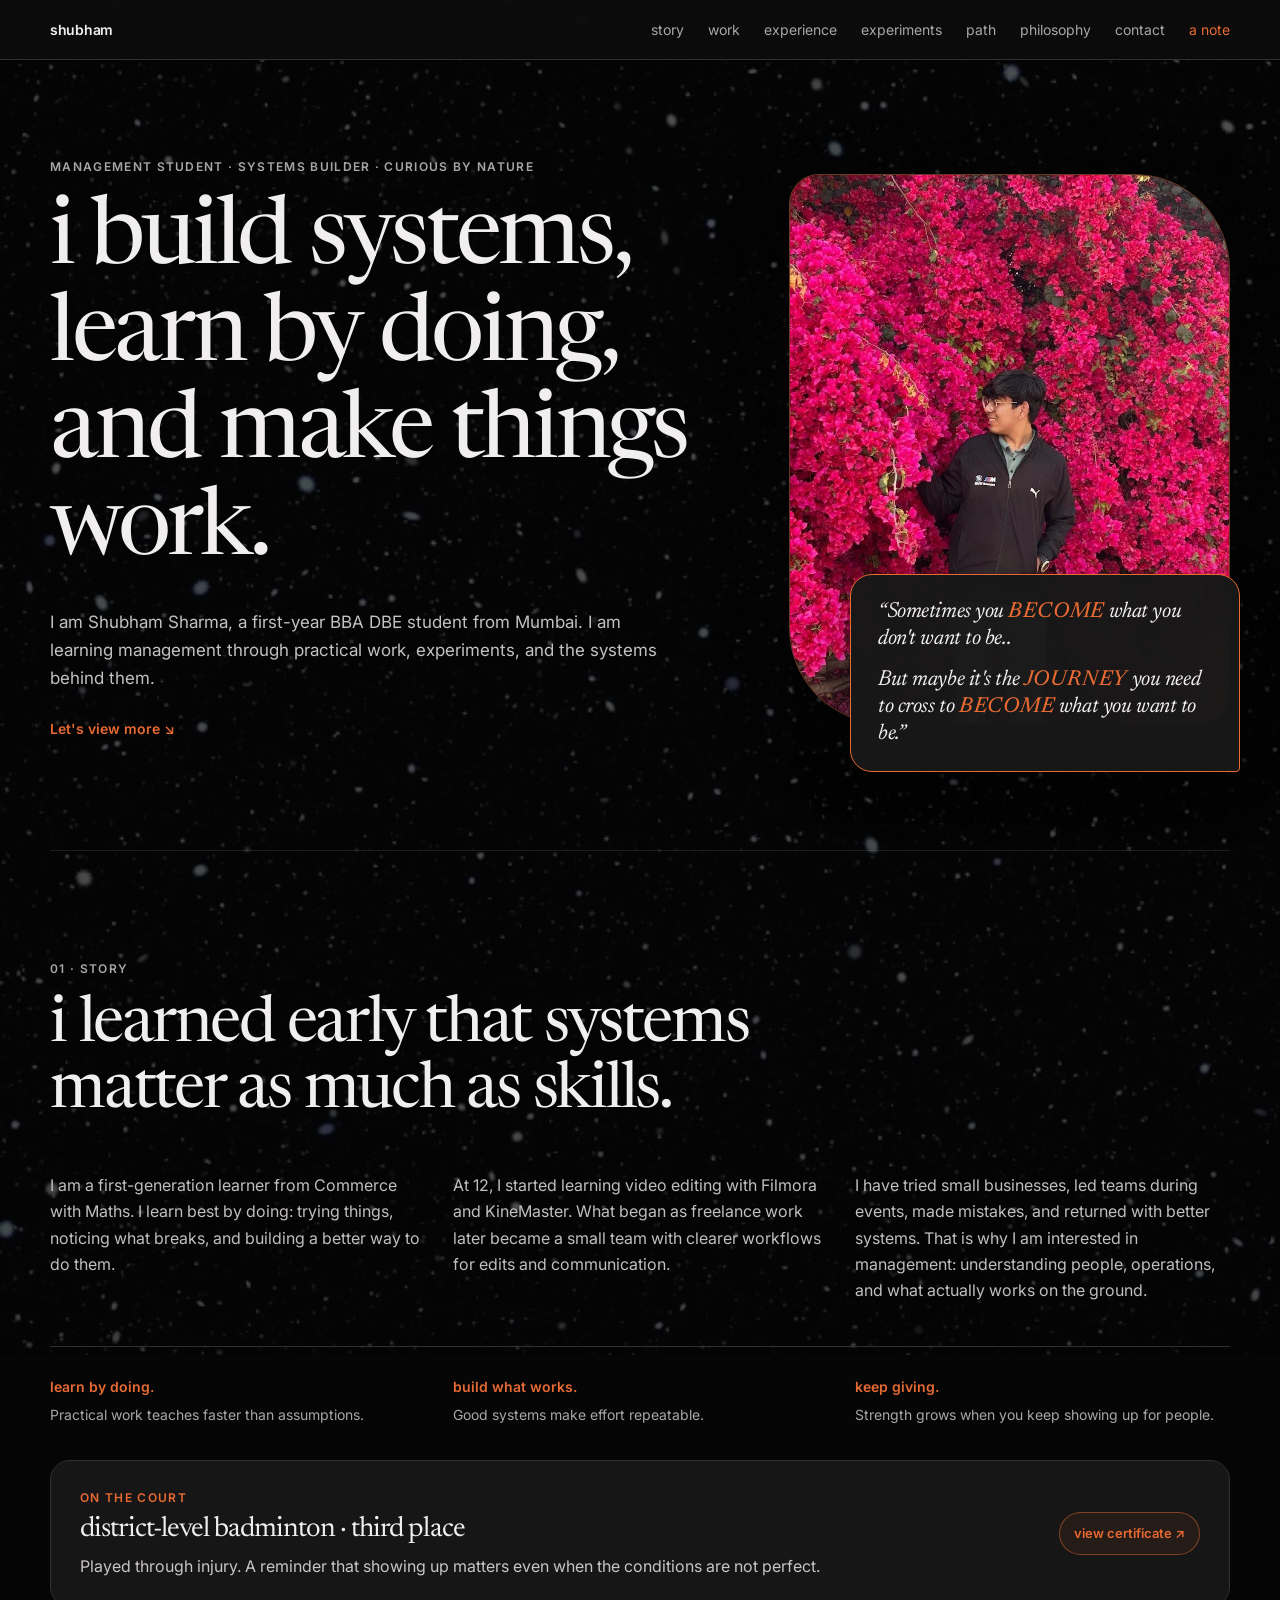
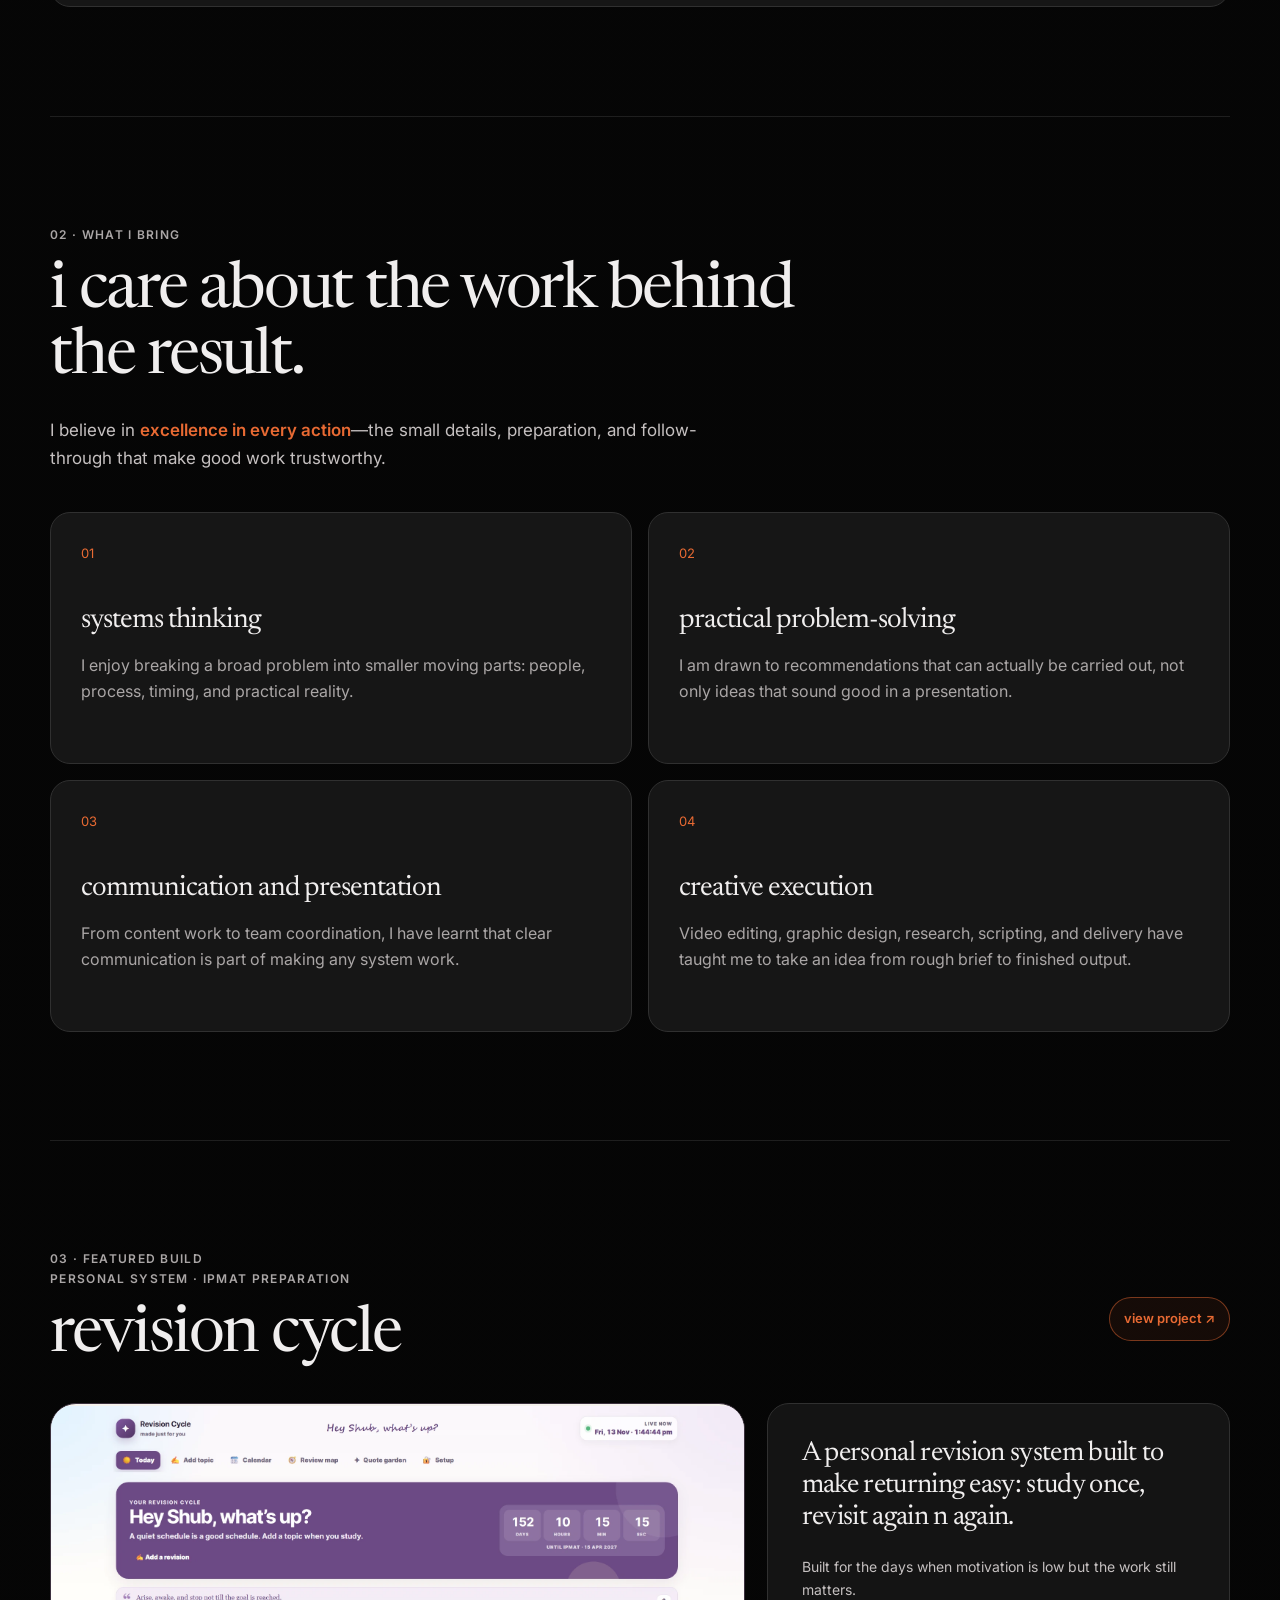
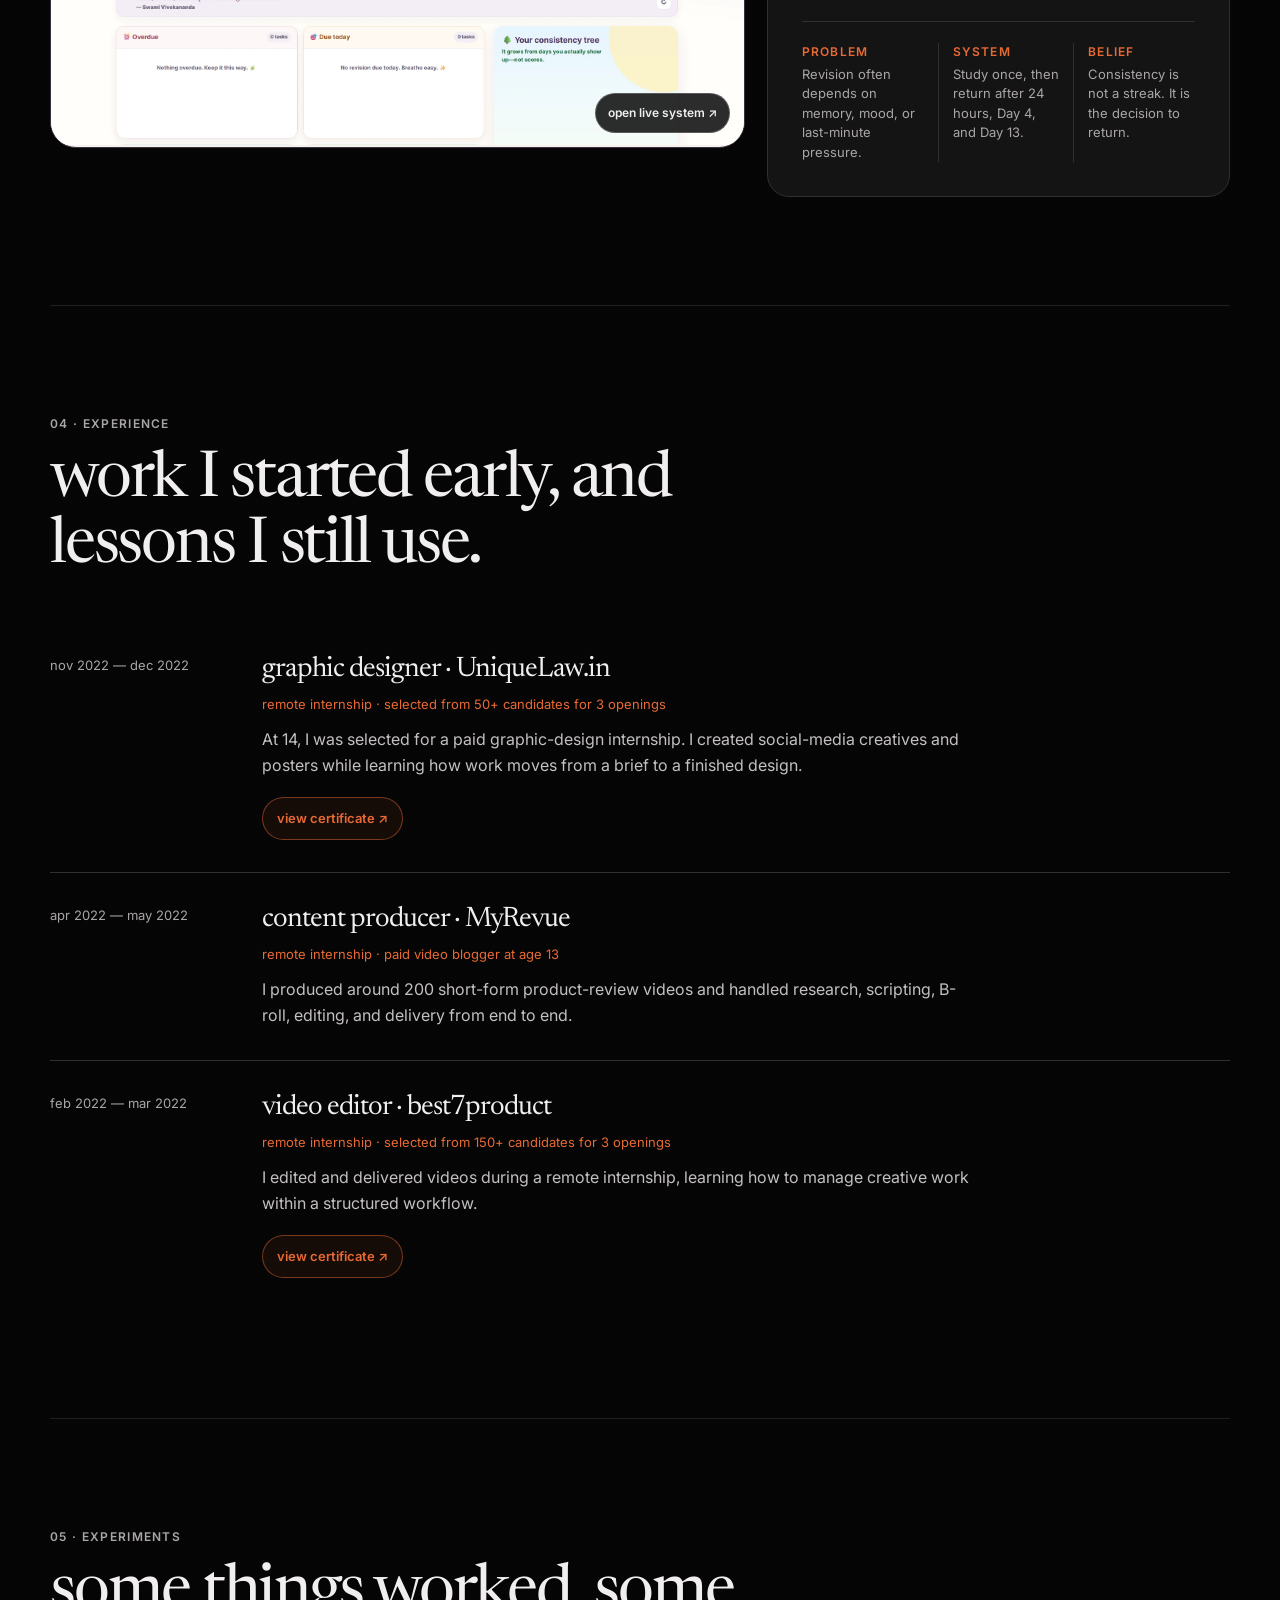
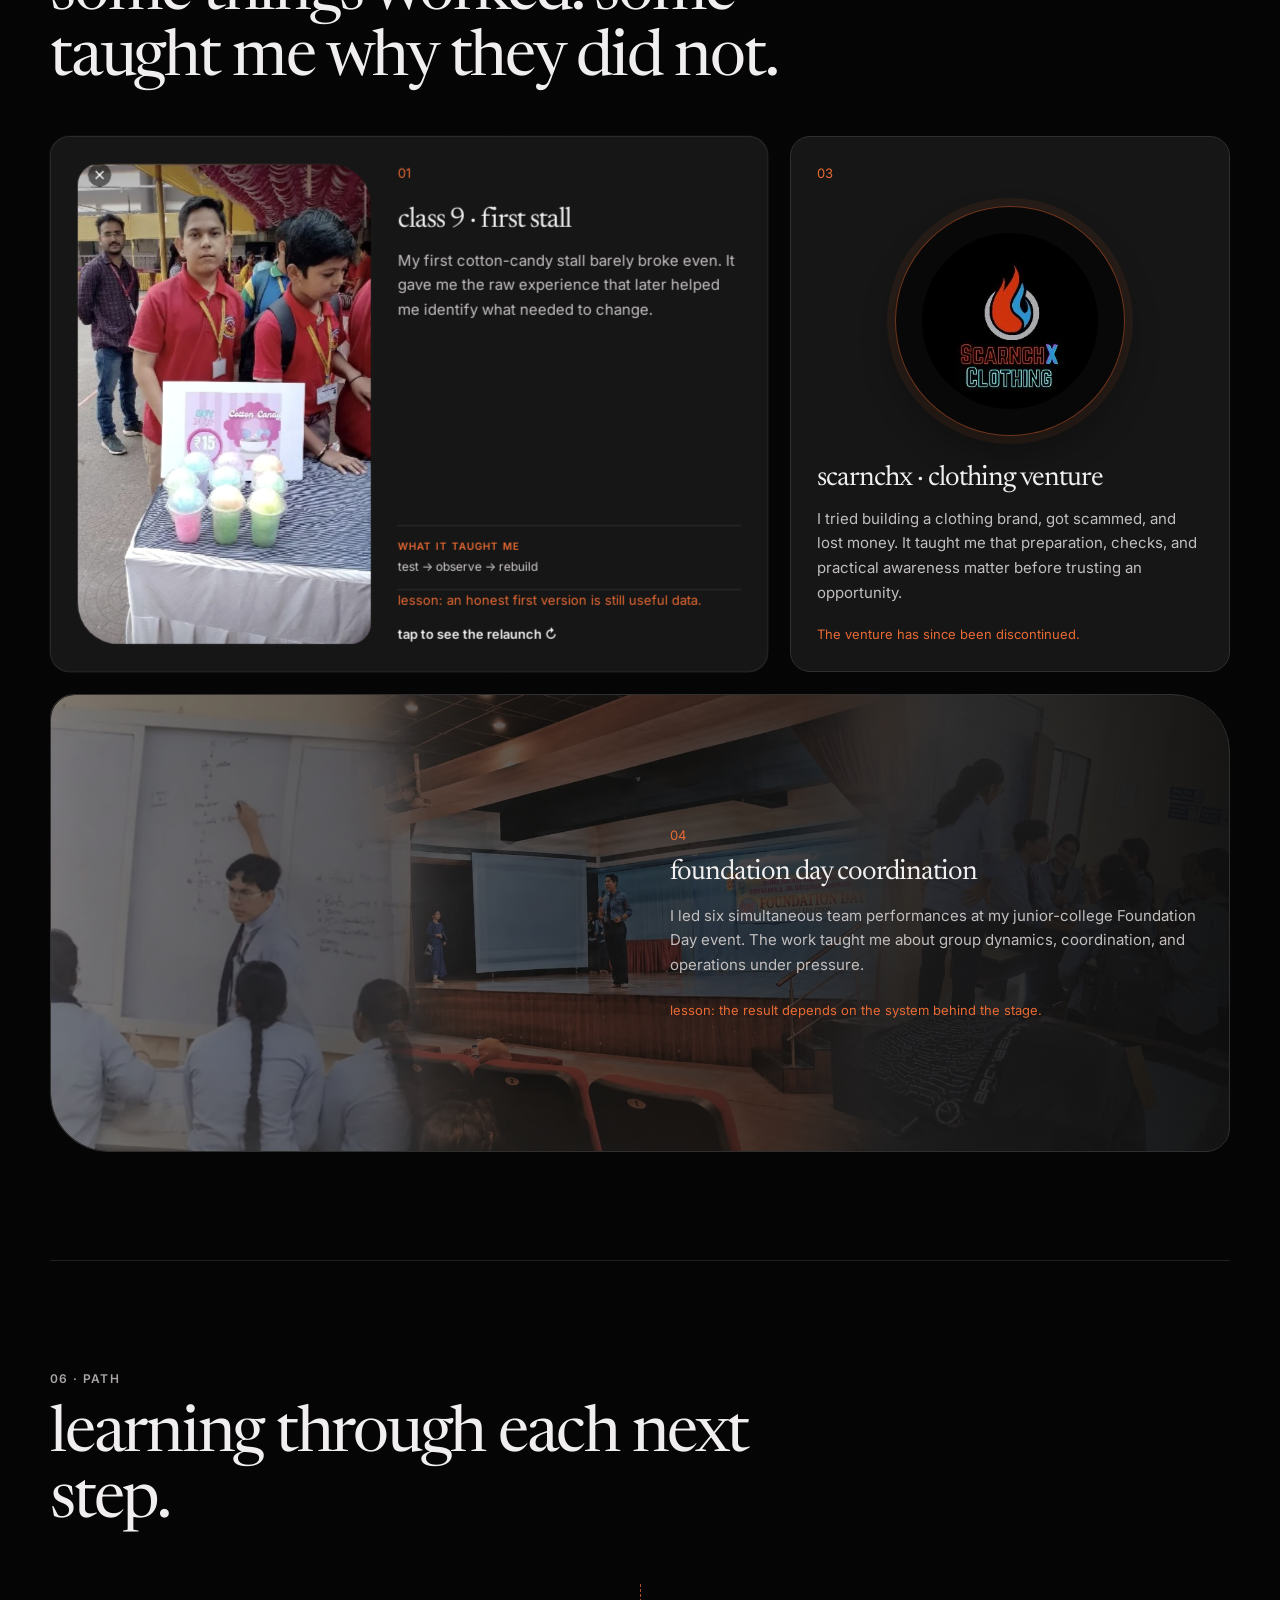
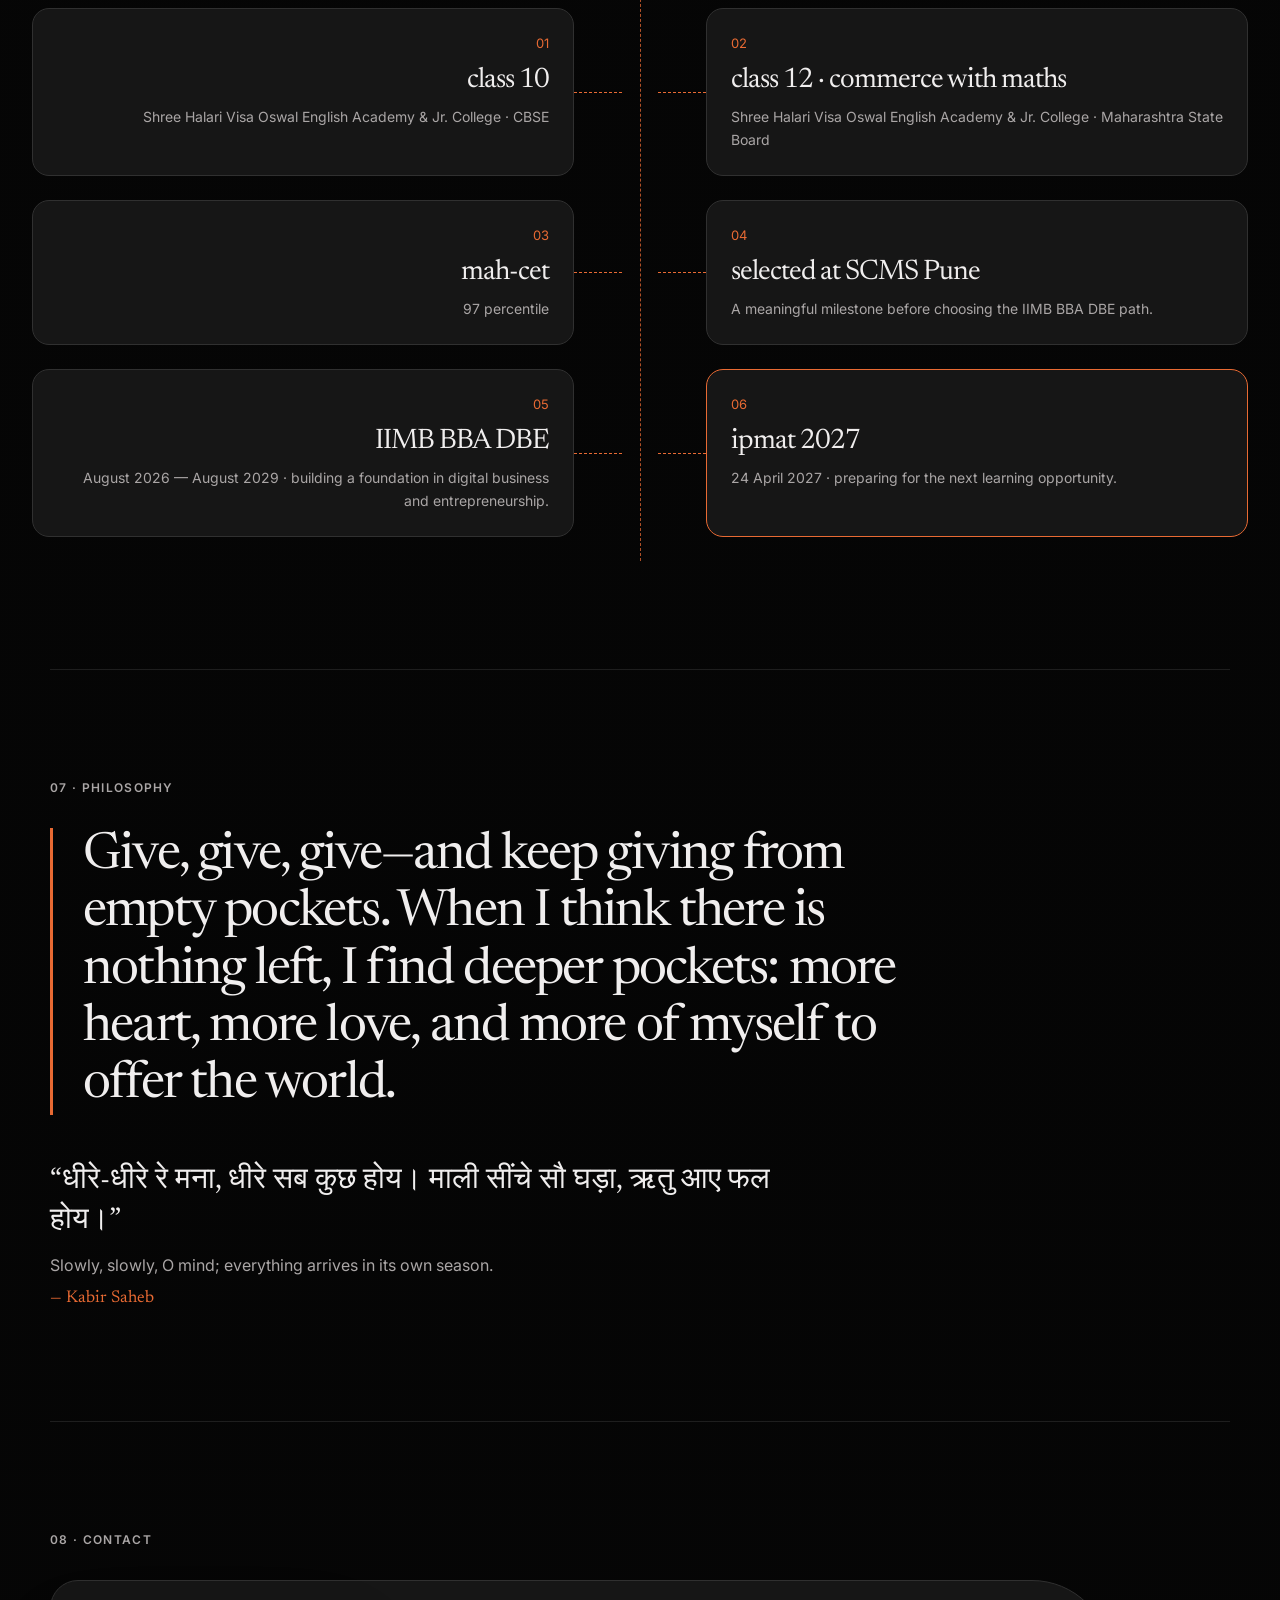
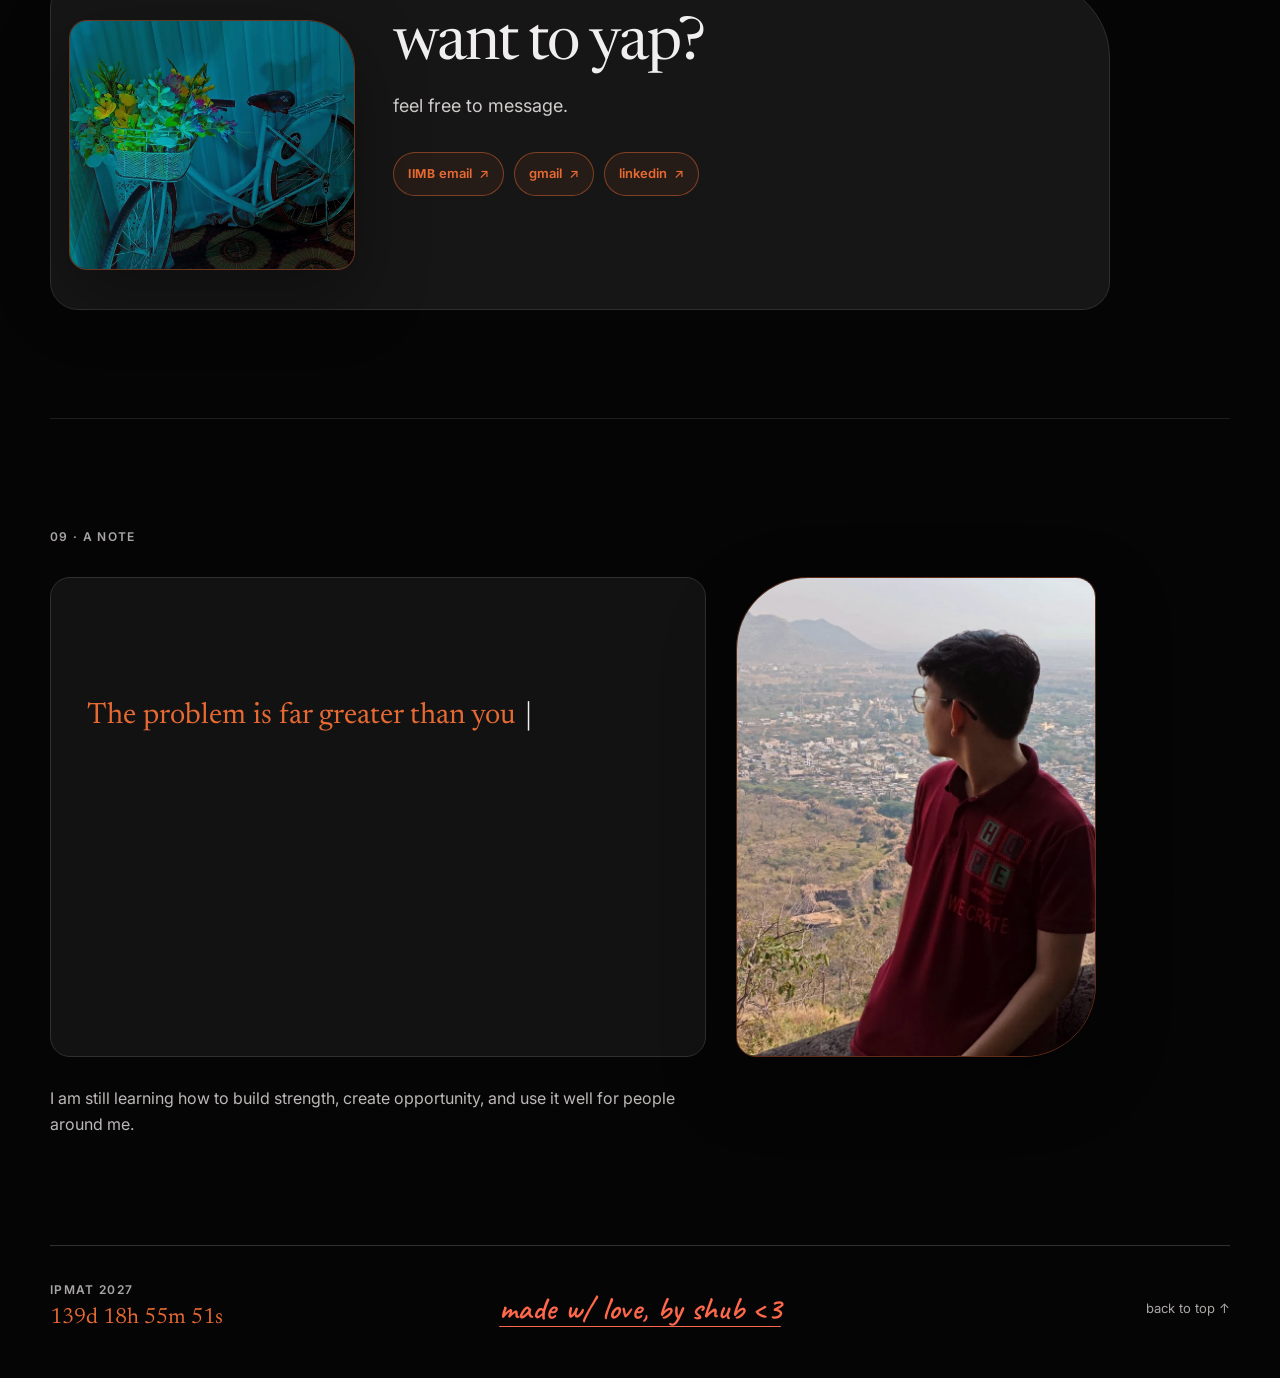
<file: index.html>
<!DOCTYPE html>
<html lang="en">
<head>
    <meta charset="UTF-8">
    <meta name="viewport" content="width=device-width, initial-scale=1.0">
    <title>Shubham Sharma | Build What Works</title>
    <link rel="icon" type="image/jpeg" href="images/favicon.jpg">
    <link rel="preconnect" href="https://fonts.googleapis.com">
    <link href="https://fonts.googleapis.com/css2?family=Caveat:wght@500;600&family=Inter:wght@400;500;600&family=Newsreader:opsz,wght@6..72,400;6..72,500&display=swap" rel="stylesheet">
    <link rel="stylesheet" href="style.css">
    <link rel="preload" as="image" href="images/milky-way.webp" fetchpriority="high">
    <link rel="preload" as="image" href="images/bougainvillea-portrait.webp" fetchpriority="high">
    <link rel="preload" as="image" href="images/revision-cycle-overview.webp" fetchpriority="high">
    <link rel="preload" as="image" href="images/class9.webp" fetchpriority="high">
    <link rel="preload" as="image" href="images/class11.webp" fetchpriority="high">
    <link rel="preload" as="image" href="images/Scarnchx.webp" fetchpriority="high">
    <link rel="preload" as="image" href="images/foundation-day-collage.webp" fetchpriority="high">
    <link rel="preload" as="image" href="images/flower-bicycle-contact.webp" fetchpriority="high">
    <link rel="preload" as="image" href="images/mountain-view.webp" fetchpriority="high">
    <script src="script.js" defer></script>
</head>

<body>
    <!-- This header holds the site name and main navigation. -->
    <header class="site-header" id="top">
        <a href="#top" class="site-name">shubham</a>

        <nav class="site-nav">
            <a href="#story">story</a>
            <a href="#work">work</a>
            <a href="#experience">experience</a>
            <a href="#experiments">experiments</a>
            <a href="#path">path</a>
            <a href="#philosophy">philosophy</a>
            <a href="#contact">contact</a>
            <a href="#manifesto">a note</a>
        </nav>
    </header>

    <main>
        <!-- This is the first section visitors see. -->
        <section class="hero-section" id="hero">
            <div class="hero-copy">
                <p class="eyebrow">management student · systems builder · curious by nature</p>

                <h1>i build systems, learn by doing, and make things work.</h1>

                <p class="hero-introduction">
                    I am Shubham Sharma, a first-year BBA DBE student from Mumbai.
                    I am learning management through practical work, experiments,
                    and the systems behind them.
                </p>

                <a href="#work" class="hero-link">Let's view more ↘</a>
            </div>

            <!-- This portrait links directly to Shubham's LinkedIn profile. -->
            <a class="hero-photo-link" href="https://www.linkedin.com/in/shubx13/" target="_blank" rel="noopener noreferrer" aria-label="Visit Shubham Sharma's LinkedIn profile">
                <div class="hero-photo-frame">
                    <img src="images/bougainvillea-portrait.webp" alt="Shubham Sharma standing beside bright bougainvillea" fetchpriority="high" decoding="async">
                </div>
            </a>

            <!-- This quote replaces a generic milestone card with a personal point of view. -->
            <div class="hero-quote">
                <p><em>“Sometimes you <strong>BECOME</strong> what you don't want to be..</em></p>
                <p><em>But maybe it's the <strong>JOURNEY</strong> you need to cross to <strong>BECOME</strong> what you want to be.”</em></p>
            </div>
        </section>

        <!-- This section explains the practical experiences behind Shubham's approach. -->
        <section class="story-section" id="story">
            <p class="section-label">01 · story</p>

            <h2>i learned early that systems matter as much as skills.</h2>

<div class="story-content">
                <p>
                    I am a first-generation learner from Commerce with Maths.
                    I learn best by doing: trying things, noticing what breaks,
                    and building a better way to do them.
                </p>

                <p>
                    At 12, I started learning video editing with Filmora and KineMaster.
                    What began as freelance work later became a small team with clearer
                    workflows for edits and communication.
                </p>

                <p>
                    I have tried small businesses, led teams during events, made mistakes,
                    and returned with better systems. That is why I am interested in
                    management: understanding people, operations, and what actually works
                    on the ground.
                </p>
            </div>

            <div class="story-points">
                <p><span>learn by doing.</span> Practical work teaches faster than assumptions.</p>
                <p><span>build what works.</span> Good systems make effort repeatable.</p>
                <p><span>keep giving.</span> Strength grows when you keep showing up for people.</p>
            </div> <article class="achievement-card">
    <div>
        <p class="achievement-label">on the court</p>
                    <h3><a class="achievement-title-link" href="certificate-viewer.html?certificate=badminton" target="_blank" rel="noopener noreferrer">district-level badminton · third place</a></h3>
        <p>Played through injury. A reminder that showing up matters even when the conditions are not perfect.</p>
    </div>
    <a href="certificate-viewer.html?certificate=badminton" target="_blank" rel="noopener noreferrer" class="certificate-button">view certificate ↗</a>
</article>
        </section>

        <!-- This section presents real developing strengths. -->
        <section class="strengths-section" id="strengths">
            <p class="section-label">02 · what i bring</p>

            <h2>i care about the work behind the result.</h2>

            <p class="excellence-credo">I believe in <strong>excellence in every action</strong>—the small details, preparation, and follow-through that make good work trustworthy.</p>

            <div class="strengths-list">
                <article class="strength-item">
                    <p class="strength-number">01</p>
                    <h3>systems thinking</h3>
                    <p>
                        I enjoy breaking a broad problem into smaller moving parts:
                        people, process, timing, and practical reality.
                    </p>
                </article>

                <article class="strength-item">
                    <p class="strength-number">02</p>
                    <h3>practical problem-solving</h3>
                    <p>
                        I am drawn to recommendations that can actually be carried out,
                        not only ideas that sound good in a presentation.
                    </p>
                </article>

                <article class="strength-item">
                    <p class="strength-number">03</p>
                    <h3>communication and presentation</h3>
                    <p>
                        From content work to team coordination, I have learnt that
                        clear communication is part of making any system work.
                    </p>
                </article>

                <article class="strength-item">
                    <p class="strength-number">04</p>
                    <h3>creative execution</h3>
                    <p>
                        Video editing, graphic design, research, scripting, and delivery
                        have taught me to take an idea from rough brief to finished output.
                    </p>
                </article>
            </div>
        </section>

        <!-- This section highlights the Revision Cycle project. -->
        <section class="project-section" id="work">
            <p class="section-label">03 · featured build</p>

            <div class="project-heading">
                <div>
                    <p class="project-type">personal system · ipmat preparation</p>
                    <h2><a class="project-title-link" href="https://shubx-13.github.io/Revison-Cycle/" target="_blank" rel="noopener noreferrer">revision cycle</a></h2>
                </div>

                <a href="https://shubx-13.github.io/Revison-Cycle/" target="_blank" rel="noopener noreferrer" class="project-link">view project ↗</a>
            </div>

            <div class="project-content revision-showcase">
                <a class="revision-preview" href="https://shubx-13.github.io/Revison-Cycle/" target="_blank" rel="noopener noreferrer">
                    <img src="images/revision-cycle-overview.webp" alt="Revision Cycle dashboard showing the IPMAT countdown, revision overview, and consistency tree" decoding="async">
                    <span>open live system ↗</span>
                </a>

                <div class="revision-copy">
                    <p class="project-statement">
                        A personal revision system built to make returning easy:
                        study once, revisit again n again.
                    </p>

                    <p class="revision-note">Built for the days when motivation is low but the work still matters.</p>

                    <div class="project-details">
                    <p>
                        <span>problem</span>
                        Revision often depends on memory, mood, or last-minute pressure.
                    </p>

                    <p>
                        <span>system</span>
                        Study once, then return after 24 hours, Day 4, and Day 13.
                    </p>

                    <p>
                        <span>belief</span>
                        Consistency is not a streak. It is the decision to return.
                    </p>
                    </div>
                </div>
            </div>
        </section>

        <!-- This section documents real internship experience. -->
        <section class="experience-section" id="experience">
            <p class="section-label">04 · experience</p>

            <h2>work I started early, and lessons I still use.</h2>

            <div class="experience-list">
                <article class="experience-item">
                    <p class="experience-date">nov 2022 — dec 2022</p>

                    <div class="experience-copy">
                        <h3><a class="experience-title-link" href="certificate-viewer.html?certificate=uniquelaw" target="_blank" rel="noopener noreferrer">graphic designer · UniqueLaw.in</a></h3>
                        <p class="experience-meta">remote internship · selected from 50+ candidates for 3 openings</p>

                        <p>
                            At 14, I was selected for a paid graphic-design internship.
                            I created social-media creatives and posters while learning
                            how work moves from a brief to a finished design.
                        </p>

                        <a href="certificate-viewer.html?certificate=uniquelaw" target="_blank" rel="noopener noreferrer" class="experience-certificate">view certificate ↗</a>
                    </div>
                </article>

                <article class="experience-item">
                    <p class="experience-date">apr 2022 — may 2022</p>

                    <div class="experience-copy">
                        <h3>content producer · MyRevue</h3>
                        <p class="experience-meta">remote internship · paid video blogger at age 13</p>

                        <p>
                            I produced around 200 short-form product-review videos and
                            handled research, scripting, B-roll, editing, and delivery
                            from end to end.
                        </p>
                    </div>
                </article>

                <article class="experience-item">
                    <p class="experience-date">feb 2022 — mar 2022</p>

                    <div class="experience-copy">
                        <h3><a class="experience-title-link" href="certificate-viewer.html?certificate=best7product" target="_blank" rel="noopener noreferrer">video editor · best7product</a></h3>
                        <p class="experience-meta">remote internship · selected from 150+ candidates for 3 openings</p>

                        <p>
                            I edited and delivered videos during a remote internship,
                            learning how to manage creative work within a structured workflow.
                        </p>

                        <a href="certificate-viewer.html?certificate=best7product" target="_blank" rel="noopener noreferrer" class="experience-certificate">view certificate ↗</a>
                    </div>
                </article>
            </div>
        </section>

        <!-- This section shows practical experiments and the learning from each one. -->
        <section class="experiments-section" id="experiments">
            <p class="section-label">05 · experiments</p>

            <h2>some things worked. some taught me why they did not.</h2>

            <div class="experiment-list">
                <div class="stall-flip" tabindex="0" role="button" aria-label="Tap to flip from the Class 9 first stall to the Class 11 relaunch" aria-pressed="false">
                    <div class="stall-flip-inner">
                        <article class="experiment-item flip-face flip-front">
                            <p class="experiment-number">01</p>
                            <img src="images/class9.webp" class="experiment-photo class9-photo" alt="Shubham's Class 9 cotton candy stall" decoding="async">
                            <h3>class 9 · first stall</h3>
                            <p>My first cotton-candy stall barely broke even. It gave me the raw experience that later helped me identify what needed to change.</p>
                            <p class="experiment-shift"><span>what it taught me</span>test → observe → rebuild</p>
                            <p class="experiment-lesson">lesson: an honest first version is still useful data.</p>
                            <p class="experiment-action">tap to see the relaunch ↻</p>
                        </article>

                        <article class="experiment-item flip-face flip-back">
                            <p class="experiment-number">02</p>
                            <img src="images/class11.webp" class="experiment-photo class11-photo" alt="Shubham's Class 11 cotton candy stall" decoding="async">
                            <h3>class 11 · relaunch</h3>
                            <p>I returned with a partner agreement, clearer roles, and a more organised setup. The relaunch made around four to five times the profit.</p>
                            <p class="experiment-shift"><span>what changed</span>partner agreement · clearer roles · tighter setup</p>
                            <p class="experiment-lesson">lesson: clearer roles → 4–5× profit.</p>
                            <p class="experiment-action">tap to revisit the first version ↻</p>
                        </article>
                    </div>
                </div>

                <article class="experiment-item brand-experiment">
                    <p class="experiment-number">03</p>
                    <img src="images/Scarnchx.webp" class="brand-logo" alt="Scarnchx clothing brand logo">
                    <h3>scarnchx · clothing venture</h3>
                    <p>
                        I tried building a clothing brand, got scammed, and lost money.
                        It taught me that preparation, checks, and practical awareness
                        matter before trusting an opportunity.
                    </p>
                    <p class="experiment-lesson">The venture has since been discontinued.</p>
                </article>

                <article class="experiment-item foundation-experiment">
                    <p class="experiment-number">04</p>
                    <a class="foundation-image-link" href="https://canva.link/lqamuvfp4q7bh08" target="_blank" rel="noopener noreferrer" aria-label="Open Shubham's project PDF in a new tab">
                        <img src="images/foundation-day-collage.webp" class="experiment-photo foundation-photo" alt="A collage of Shubham coordinating and speaking during a Foundation Day event" decoding="async">
                    </a>
                    <h3>foundation day coordination</h3>
                    <p>
                        I led six simultaneous team performances at my junior-college
                        Foundation Day event. The work taught me about group dynamics,
                        coordination, and operations under pressure.
                    </p>
                    <p class="experiment-lesson">lesson: the result depends on the system behind the stage.</p>
                </article>
            </div>
        </section>

        <!-- This section turns education into a visual path when CSS is added. -->
        <section class="path-section" id="path">
            <p class="section-label">06 · path</p>

            <h2>learning through each next step.</h2>

            <div class="path-list">
                <article class="path-item">
                    <p class="path-marker">01</p>
                    <div>
                        <h3>class 10</h3>
                        <p>Shree Halari Visa Oswal English Academy &amp; Jr. College · CBSE</p>
                    </div>
                </article>

                <article class="path-item">
                    <p class="path-marker">02</p>
                    <div>
                        <h3>class 12 · commerce with maths</h3>
                        <p>Shree Halari Visa Oswal English Academy &amp; Jr. College · Maharashtra State Board</p>
                    </div>
                </article>

                <article class="path-item">
                    <p class="path-marker">03</p>
                    <div>
                        <h3>mah-cet</h3>
                        <p>97 percentile</p>
                    </div>
                </article>

                <article class="path-item">
                    <p class="path-marker">04</p>
                    <div>
                        <h3>selected at SCMS Pune</h3>
                        <p>A meaningful milestone before choosing the IIMB BBA DBE path.</p>
                    </div>
                </article>

                <article class="path-item">
                    <p class="path-marker">05</p>
                    <div>
                        <h3>IIMB BBA DBE</h3>
                        <p>August 2026 — August 2029 · building a foundation in digital business and entrepreneurship.</p>
                    </div>
                </article>

                <article class="path-item path-goal">
                    <p class="path-marker">06</p>
                    <div>
                        <h3>ipmat 2027</h3>
                        <p>24 April 2027 · preparing for the next learning opportunity.</p>
                    </div>
                </article>
            </div>
        </section>

        <!-- This section records the philosophy in Shubham's own voice. -->
        <section class="philosophy-section" id="philosophy">
    <p class="section-label">07 · philosophy</p>

            <div class="philosophy-layout">
                <blockquote>
                    Give, give, give—and keep giving from empty pockets.
                    When I think there is nothing left, I find deeper pockets:
                    more heart, more love, and more of myself to offer the world.
                </blockquote>
            </div>

    <p class="kabir-quote" lang="hi">“धीरे-धीरे रे मना, धीरे सब कुछ होय। माली सींचे सौ घड़ा, ऋतु आए फल होय।”</p>

    <p class="kabir-meaning">
        Slowly, slowly, O mind; everything arrives in its own season.
    </p>
    <p class="kabir-credit">— Kabir Saheb</p>

        </section>

        <!-- This section keeps the contact chapter label aligned with every other chapter. -->
        <section class="contact-chapter" id="contact">
            <p class="section-label contact-label">08 · contact</p>

            <!-- This card holds the approved public contact options. -->
            <div class="contact-section">
                <a class="contact-photo-link" href="https://www.instagram.com/shubx.13/" target="_blank" rel="noopener noreferrer" aria-label="A small Instagram detour">
                    <img src="images/flower-bicycle-contact.webp" alt="A bicycle carrying a basket of colourful flowers" decoding="async">
                </a>

                <div class="contact-title">
                    <h2>want to yap?</h2>
                </div>

                <div class="contact-content">
                    <p>feel free to message.</p>

                    <div class="contact-links">
                        <a href="mailto:shubham.sharma26@iimb.ac.in" aria-label="Email Shubham at IIM Bangalore">
                            <span><strong>IIMB</strong> email</span>
                            <b>↗</b>
                        </a>
                        <a href="mailto:shubhamsharma.x13@gmail.com" aria-label="Email Shubham on Gmail">
                            <span>gmail</span>
                            <b>↗</b>
                        </a>
                        <a href="https://www.linkedin.com/in/shubx13/" target="_blank" rel="noopener noreferrer" aria-label="Visit Shubham's LinkedIn">
                            <span>linkedin</span>
                            <b>↗</b>
                        </a>
                    </div>
                </div>
            </div>
        </section>

        <!-- This closes the story with a personal note and an interactive portrait. -->
        <section class="manifesto-section" id="manifesto">
            <p class="section-label">09 · a note</p>

            <div class="manifesto-layout">
                <div class="manifesto" aria-label="A personal manifesto">
                    <p>The problem is far greater than you think.</p>
                    <p>It is not poverty or literacy rates, but the lack of will to change our fate.</p>
                    <p>The problem is you, who will not speak up, who will not take a stand, who hides in a cage and obeys the king.</p>
                    <p>The problem is me, if I do not put an end to this unjust regime.</p>
                    <p>Today it is them. Tomorrow it will be me.</p>
                </div>
                <a class="manifesto-photo-link" href="https://www.instagram.com/shubx.13/" target="_blank" rel="noopener noreferrer" aria-label="Visit Shubham Sharma's Instagram">
                <div class="manifesto-photo-frame">
                    <img class="manifesto-photo" src="images/mountain-view.webp" alt="Shubham looking out over a mountain view" decoding="async">
                </div>
                </a>
            </div>

            <p class="philosophy-closing">
                I am still learning how to build strength, create opportunity,
                and use it well for people around me.
            </p>
        </section>
    </main>

    <!-- This footer gives the site a simple closing line. -->
    <footer class="site-footer">
        <div class="countdown-wrap">
            <p class="countdown-label">ipmat 2027</p>
            <time id="ipmat-countdown" class="ipmat-countdown">loading countdown...</time>
            <span class="countdown-tooltip">time remaining until IPMAT 2027 which is on 24 April 2027 :)</span>
        </div>

        <button class="footer-signature" id="love-easter-egg" type="button">made w/ love, by shub &lt;3</button>

        <a href="#top" id="back-to-top">back to top ↑</a>
    </footer>
</body>
</html>
</file>
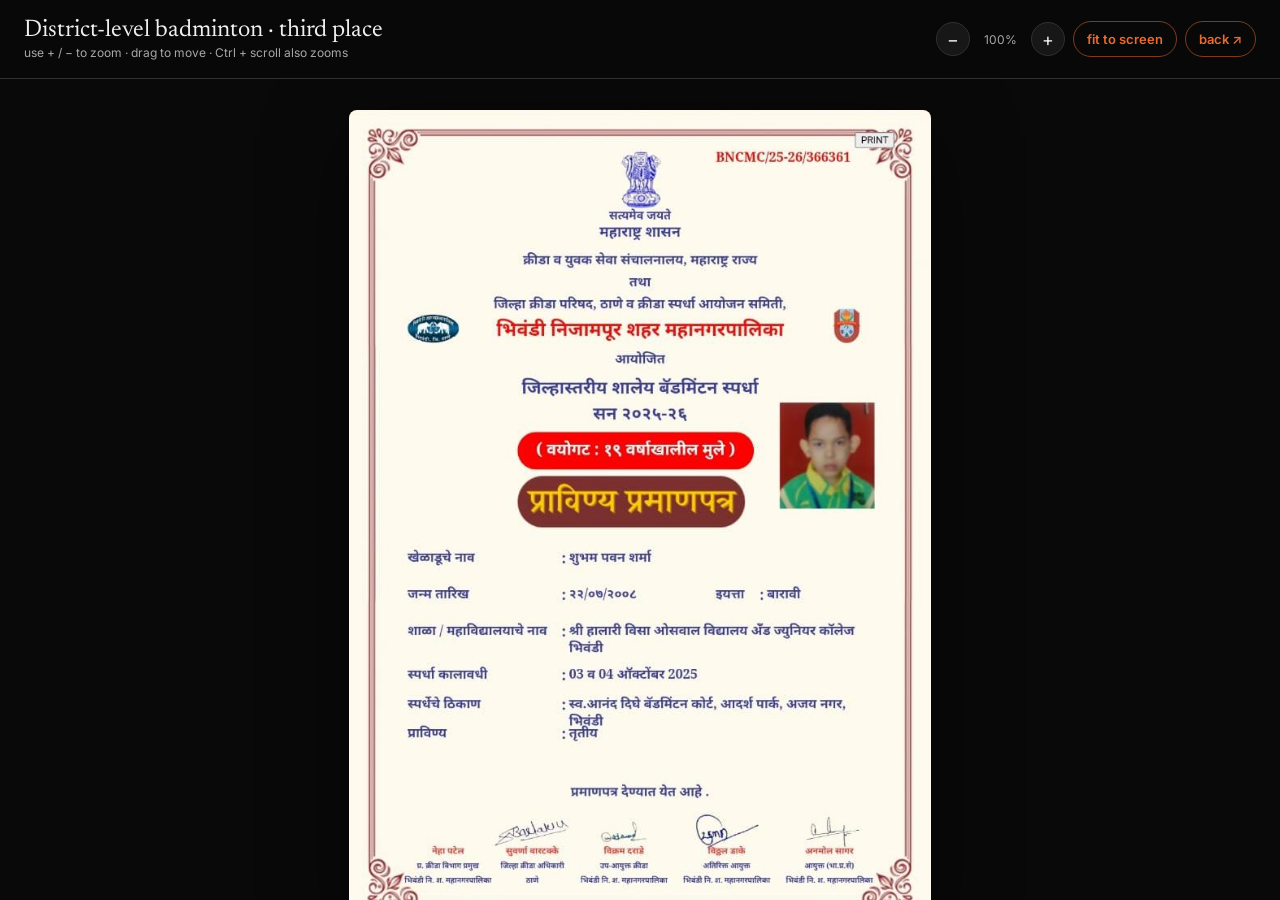
<file: certificate-viewer.html>
<!DOCTYPE html>
<html lang="en">
<head>
    <meta charset="UTF-8">
    <meta name="viewport" content="width=device-width, initial-scale=1.0">
    <title>Certificate Viewer | Shubham Sharma</title>
    <link rel="icon" type="image/jpeg" href="images/favicon.jpg">
    <link rel="preconnect" href="https://fonts.googleapis.com">
    <link href="https://fonts.googleapis.com/css2?family=Inter:wght@400;500;600&family=Newsreader:opsz,wght@6..72,400&display=swap" rel="stylesheet">
    <style>
        :root {
            --ink: #090909;
            --paper: #f0eeee;
            --muted: #aaa6a6;
            --line: #303030;
            --accent: #e86a33;
        }

        * { box-sizing: border-box; }

        body {
            min-height: 100vh;
            margin: 0;
            color: var(--paper);
            background: #090909;
            font-family: "Inter", Arial, sans-serif;
        }

        .viewer-header {
            position: fixed;
            top: 0;
            right: 0;
            left: 0;
            z-index: 2;
            display: flex;
            align-items: center;
            justify-content: space-between;
            padding: 18px 24px;
            background: rgba(9, 9, 9, 0.93);
            border-bottom: 1px solid var(--line);
        }

        .viewer-title {
            margin: 0;
            font-family: "Newsreader", Georgia, serif;
            font-size: 24px;
            font-weight: 400;
        }

        .viewer-note {
            margin: 3px 0 0;
            color: var(--muted);
            font-size: 12px;
        }

        .viewer-actions {
            display: flex;
            align-items: center;
            gap: 8px;
        }

        .zoom-control {
            width: 34px;
            height: 34px;
            padding: 0;
            color: var(--paper);
            background: #171717;
            border: 1px solid var(--line);
            border-radius: 50%;
            cursor: pointer;
            font: inherit;
            font-size: 18px;
            transition: border-color 0.2s ease, color 0.2s ease, transform 0.2s ease;
        }

        .zoom-control:hover { color: var(--accent); border-color: var(--accent); transform: translateY(-2px); }

        .zoom-level {
            min-width: 45px;
            color: var(--muted);
            font-size: 12px;
            text-align: center;
        }

        .viewer-back {
            padding: 9px 13px;
            color: var(--accent);
            background: transparent;
            border: 1px solid rgba(232, 106, 51, 0.52);
            border-radius: 999px;
            cursor: pointer;
            font-family: inherit;
            font-size: 13px;
            font-weight: 600;
            text-decoration: none;
        }

        .viewer-stage {
            width: 100vw;
            height: 100vh;
            padding: 88px 24px 28px;
            overflow: auto;
            cursor: grab;
            scrollbar-color: var(--line) var(--ink);
        }

        .viewer-canvas {
            display: flex;
            align-items: center;
            justify-content: center;
            width: max-content;
            min-width: 100%;
            min-height: 100%;
            padding: 22px;
        }

        .viewer-image {
            display: block;
            max-width: none;
            width: auto;
            height: auto;
            background: #f7f4ef;
            border-radius: 8px;
            box-shadow: 0 24px 80px rgba(0, 0, 0, 0.55);
            cursor: grab;
            transition: width 0.2s ease, box-shadow 0.2s ease;
            user-select: none;
            -webkit-user-drag: none;
        }

        .viewer-stage.is-dragging, .viewer-stage.is-dragging .viewer-image { cursor: grabbing; }

        @media (max-width: 720px) {
            .viewer-header { align-items: flex-start; flex-wrap: wrap; gap: 10px; padding: 14px 16px; }
            .viewer-actions { width: 100%; flex-wrap: wrap; }
            .viewer-stage { padding: 142px 14px 20px; }
            .viewer-note { display: none; }
            .viewer-back { padding: 8px 10px; font-size: 12px; }
        }

        @media (max-width: 420px) {
            .viewer-header { padding: 12px; }
            .viewer-title { font-size: 19px; }
            .viewer-actions { gap: 6px; }
            .zoom-control { width: 32px; height: 32px; }
            .zoom-level { min-width: 38px; }
            .viewer-stage { padding: 132px 12px 16px; }
        }
    </style>
</head>
<body>
    <header class="viewer-header">
        <div>
            <h1 class="viewer-title" id="viewer-title">Certificate</h1>
            <p class="viewer-note">use + / − to zoom · drag to move · Ctrl + scroll also zooms</p>
        </div>
        <div class="viewer-actions" aria-label="Certificate zoom controls">
            <button class="zoom-control" id="zoom-out" type="button" aria-label="Zoom out">−</button>
            <span class="zoom-level" id="zoom-level">100%</span>
            <button class="zoom-control" id="zoom-in" type="button" aria-label="Zoom in">+</button>
            <button class="viewer-back" id="zoom-reset" type="button">fit to screen</button>
            <a class="viewer-back" href="index.html">back ↗</a>
        </div>
    </header>

    <main class="viewer-stage">
        <div class="viewer-canvas">
            <img class="viewer-image" id="certificate-image" alt="Certificate">
        </div>
    </main>

    <script>
        const certificates = {
            badminton: {
                title: "District-level badminton · third place",
                image: "images/badminton-certificate.jpg"
            },
            uniquelaw: {
                title: "UniqueLaw.in · certificate of selection",
                image: "images/internship-certificate-1.png"
            },
            best7product: {
                title: "Best7product · certificate of selection",
                image: "images/internship-certificate-2.png"
            }
        };

        const certificateKey = new URLSearchParams(window.location.search).get("certificate");
        const certificate = certificates[certificateKey] || certificates.badminton;
        const image = document.querySelector("#certificate-image");
        const stage = document.querySelector(".viewer-stage");
        const zoomLevel = document.querySelector("#zoom-level");
        let baseWidth = 0;
        let zoom = 1;
        let dragStart = null;

        document.title = `${certificate.title} | Shubham Sharma`;
        document.querySelector("#viewer-title").textContent = certificate.title;
        image.src = certificate.image;
        image.alt = certificate.title;

        function fitCertificate() {
            const availableWidth = Math.max(stage.clientWidth - 80, 260);
            const availableHeight = Math.max(stage.clientHeight - 80, 260);
            const fitScale = Math.min(availableWidth / image.naturalWidth, availableHeight / image.naturalHeight, 1);
            baseWidth = Math.round(image.naturalWidth * fitScale);
            zoom = 1;
            updateZoom();
        }

        function updateZoom() {
            const displayedWidth = Math.round(baseWidth * zoom);
            image.style.width = `${displayedWidth}px`;
            zoomLevel.textContent = `${Math.round(zoom * 100)}%`;
        }

        function changeZoom(amount) {
            zoom = Math.min(3, Math.max(0.45, Number((zoom + amount).toFixed(2))));
            updateZoom();
        }

        image.addEventListener("load", fitCertificate);
        window.addEventListener("resize", fitCertificate);
        document.querySelector("#zoom-in").addEventListener("click", () => changeZoom(0.15));
        document.querySelector("#zoom-out").addEventListener("click", () => changeZoom(-0.15));
        document.querySelector("#zoom-reset").addEventListener("click", fitCertificate);

        stage.addEventListener("wheel", (event) => {
            if (!event.ctrlKey) return;
            event.preventDefault();
            changeZoom(event.deltaY < 0 ? 0.1 : -0.1);
        }, { passive: false });

        stage.addEventListener("pointerdown", (event) => {
            if (zoom <= 1 || event.button !== 0) return;
            dragStart = { x: event.clientX, y: event.clientY, left: stage.scrollLeft, top: stage.scrollTop };
            stage.classList.add("is-dragging");
            stage.setPointerCapture(event.pointerId);
        });

        stage.addEventListener("pointermove", (event) => {
            if (!dragStart) return;
            stage.scrollLeft = dragStart.left - (event.clientX - dragStart.x);
            stage.scrollTop = dragStart.top - (event.clientY - dragStart.y);
        });

        function stopDragging() {
            dragStart = null;
            stage.classList.remove("is-dragging");
        }

        stage.addEventListener("pointerup", stopDragging);
        stage.addEventListener("pointercancel", stopDragging);

        document.addEventListener("contextmenu", (event) => event.preventDefault());
        document.addEventListener("dragstart", (event) => event.preventDefault());
        document.addEventListener("selectstart", (event) => event.preventDefault());
    </script>
</body>
</html>
</file>
<file: style.css>
/* This sets the visual constants used across the portfolio. */
:root {
    --ink: #070707;
    --surface: #161616;
    --line: #303030;
    --paper: #f0eeee;
    --muted: #aaa6a6;
    --accent: #e86a33;
    --content-width: 1180px;
}

/* This keeps dimensions predictable throughout the page. */
* { box-sizing: border-box; }

/* This makes internal navigation glide between sections. */
html { scroll-behavior: smooth; }

/* This establishes the star-field foundation and readable default typography. */
body {
    margin: 0;
    overflow-x: hidden;
    color: var(--paper);
    background: linear-gradient(rgba(5, 5, 5, 0.7), rgba(5, 5, 5, 0.9)),
    url("images/milky-way.webp") center / cover fixed no-repeat,
    var(--ink);
    font-family: "Inter", Arial, sans-serif;
    font-size: 16px;
    line-height: 1.65;
}

/* This prevents media from overflowing its container. */
img { display: block; max-width: 100%; }

/* This keeps links consistent with the portfolio palette. */
a { color: inherit; }

/* This gives text selection the requested subtle orange portfolio treatment. */
::selection { color: #fff7f2; background: rgba(232, 106, 51, 0.52); }

/* This keeps Firefox selection styling consistent with other browsers. */
::-moz-selection { color: #fff7f2; background: rgba(232, 106, 51, 0.52); }

/* This makes keyboard navigation visible. */
a:focus-visible, [tabindex]:focus-visible { outline: 2px solid var(--accent); outline-offset: 5px; }

/* This anchors the page name and initial navigation at the top. */
.site-header {
    position: sticky; top: 0; z-index: 30; display: flex; align-items: center; justify-content: space-between;
    width: 100%; padding: 18px max(32px, calc((100vw - var(--content-width)) / 2));
    background: rgba(12, 12, 12, 0.96); border-bottom: 1px solid var(--line);
}

/* This gives the personal wordmark a compact, confident appearance. */
.site-name { font-size: 14px; font-weight: 600; letter-spacing: -0.02em; text-decoration: none; }

/* This keeps section controls compact at the top of the site. */
.site-nav { display: flex; gap: 24px; }

/* This styles each navigation control as quiet supporting text. */
.site-nav a { color: var(--muted); font-size: 14px; text-decoration: none; transition: color 0.2s ease, transform 0.2s ease; }

/* This makes the hovered or current section easy to identify. */
.site-nav a:hover, .site-nav a.is-active { color: var(--accent); }

/* This turns the navigation into a right-side shortcut after the hero. */
@media (min-width: 901px) {
    .site-header.nav-sidebar {
        position: fixed; top: 50%; right: 22px; left: auto; width: 148px; padding: 16px;
        background: rgba(14, 14, 14, 0.9); border: 1px solid var(--line); border-radius: 18px; box-shadow: 0 16px 50px rgba(0, 0, 0, 0.28); transform: translateY(-50%); animation: sidebar-arrival 0.35s ease-out;
    }
    .site-header.nav-sidebar .site-name { display: none; }
    .site-header.nav-sidebar .site-nav { align-items: stretch; flex-direction: column; gap: 4px; }
    .site-header.nav-sidebar .site-nav a { position: relative; padding: 7px 8px 7px 17px; border-radius: 8px; font-size: 13px; }
    .site-header.nav-sidebar .site-nav a::before { position: absolute; top: 50%; left: 0; width: 5px; height: 5px; background: var(--muted); border-radius: 50%; content: ""; opacity: 0.35; transform: translateY(-50%); transition: background-color 0.2s ease, opacity 0.2s ease, transform 0.2s ease; }
    .site-header.nav-sidebar .site-nav a:hover { background: rgba(232, 106, 51, 0.08); color: var(--paper); transform: translateX(-3px); }
    .site-header.nav-sidebar .site-nav a:hover::before, .site-header.nav-sidebar .site-nav a.is-active::before { background: var(--accent); opacity: 1; transform: translateY(-50%) scale(1.4); }
    .site-header.nav-sidebar .site-nav a.is-active { color: var(--accent); }
}

/* This brings the sidebar in from the right rather than making it pop in. */
@keyframes sidebar-arrival { from { opacity: 0; transform: translate(28px, -50%); } to { opacity: 1; transform: translate(0, -50%); } }

/* This keeps every section on a controlled editorial grid. */
main { width: min(var(--content-width), calc(100% - 64px)); margin: 0 auto; }

/* This creates consistent chapter spacing. */
section { padding: 108px 0; border-top: 1px solid rgba(255, 255, 255, 0.1); scroll-margin-top: 84px; }

/* This styles shared labels without competing with section headings. */
.eyebrow, .section-label, .project-type, .achievement-label, .countdown-label {
    margin: 0; color: var(--muted); font-size: 12px; font-weight: 600; letter-spacing: 0.11em; text-transform: uppercase;
}

/* This creates the editorial type scale for primary and secondary headings. */
h1, h2, h3, blockquote {
    margin: 0; color: var(--paper); font-family: "Newsreader", Georgia, serif; font-weight: 400; letter-spacing: -0.035em; line-height: 1.04;
}

/* This makes the opening claim appropriately dominant. */
h1 { max-width: 760px; font-size: clamp(58px, 7.3vw, 100px); }

/* This balances section headings against the large hero line. */
h2 { max-width: 800px; margin-top: 14px; font-size: clamp(44px, 5vw, 70px); }

/* This supplies a clear hierarchy inside cards. */
h3 { font-size: clamp(26px, 2.2vw, 32px); }

/* This removes accidental browser paragraph spacing. */
p { margin: 0; }

/* This builds the opening composition around the main portrait. */
.hero-section {
    position: relative; display: grid; grid-template-columns: minmax(0, 1.15fr) minmax(330px, 0.75fr); align-items: center;
    gap: 64px; min-height: 790px; padding-top: 96px; border-top: 0;
}

/* This prevents any hero child from forcing a wider layout at smaller widths. */
.hero-section > * { min-width: 0; }

/* This gives the hero descriptor a little lift above the main statement. */
.hero-copy .eyebrow { margin-bottom: 16px; }

/* This keeps the introduction readable below the statement. */
.hero-introduction { max-width: 610px; margin-top: 26px; color: #c4c1c1; font-size: 17px; }

/* This gives the main call-to-action a focused visual treatment. */
.hero-link { display: inline-flex; margin-top: 25px; color: var(--accent); font-size: 14px; font-weight: 600; text-decoration: none; transition: transform 0.2s ease, color 0.2s ease; }

/* This makes the call-to-action feel responsive on hover. */
.hero-link:hover { color: #ff8956; transform: translateX(5px); }

/* This makes the portrait a clear route to LinkedIn. */
.hero-photo-link { display: block; text-decoration: none; }

/* This gives the portrait its requested curved rectangle, not an oval. */
.hero-photo-frame {
    aspect-ratio: 4 / 5; overflow: hidden; border: 1px solid rgba(232, 106, 51, 0.4); border-radius: 30px 96px 30px 96px;
    background: var(--surface); box-shadow: 0 24px 70px rgba(0, 0, 0, 0.35); transition: border-color 0.3s ease, transform 0.35s ease, box-shadow 0.35s ease;
}

/* This holds Shubham and the bougainvillea at a natural visual centre. */
.hero-photo-frame img { width: 100%; height: 100%; object-fit: cover; object-position: center 54%; transition: transform 0.55s cubic-bezier(0.2, 0.8, 0.2, 1); }

/* This confirms the portrait is interactive without overdoing it. */
.hero-photo-link:hover .hero-photo-frame { border-color: var(--accent); box-shadow: 0 35px 86px rgba(0, 0, 0, 0.58); transform: translateY(-10px) rotate(-0.7deg); }

/* This adds subtle depth to the portrait on hover. */
.hero-photo-link:hover img { transform: scale(1.045); }

/* This puts the personal quote against the lower edge of the portrait. */
.hero-quote {
    position: absolute; right: -10px; bottom: 78px; z-index: 2; width: min(390px, 38vw); padding: 24px 27px;
    color: var(--paper); background: rgba(24, 24, 24, 0.98); border: 1px solid var(--accent); border-radius: 22px 22px 4px 22px;
    box-shadow: 0 18px 50px rgba(0, 0, 0, 0.38); font-family: "Newsreader", Georgia, serif; font-size: clamp(20px, 1.7vw, 25px); font-style: normal; letter-spacing: -0.02em; line-height: 1.22;
}

/* This preserves the deliberate pause between quote lines. */
.hero-quote p + p { margin-top: 15px; }

/* This gives only the uppercase words their orange emphasis. */
.hero-quote strong { color: var(--accent); font-weight: 500; letter-spacing: 0.035em; }

/* This keeps section-level blur entrances smooth and restrained. */
.reveal-on-scroll {
    opacity: 0;
    transform: translateY(28px);
    transition: opacity 0.55s ease, transform 0.55s ease;
    will-change: opacity, transform;
}

/* This restores a section once it reaches the reader. */
.reveal-on-scroll.is-revealed {
    opacity: 1;
    transform: translateY(0);
}

/* This applies the same transition language to individual visual units. */
.reveal-unit {
    opacity: 0;
    transform: translateY(20px);
    transition: opacity 0.5s ease, transform 0.5s ease;
    will-change: opacity, transform;
}


/* This restores a card once it reaches the reader. */
.reveal-unit.is-revealed {
    opacity: 1;
    transform: translateY(0);
}

/* This sets up the story as three equal, readable columns. */
.story-content, .story-points { display: grid; grid-template-columns: repeat(3, minmax(0, 1fr)); gap: 28px; }

/* This separates story text from its heading. */
.story-content { margin-top: 46px; }

/* This softens the supporting paragraphs. */
.story-content p { color: #c2bebe; }

/* This turns the three operating principles into a quiet lower row. */
.story-points { margin-top: 42px; padding-top: 28px; border-top: 1px solid var(--line); }

/* This keeps story principles light and scannable. */
.story-points p { color: var(--muted); font-size: 14px; }

/* This gives each principle its orange lead phrase. */
.story-points span { display: block; margin-bottom: 5px; color: var(--accent); font-weight: 600; }

/* This gives the badminton achievement a wide, intentional treatment. */
.achievement-card {
    position: relative; display: flex; align-items: center; justify-content: space-between; gap: 32px; margin-top: 34px; padding: 27px 29px;
    overflow: visible; background: var(--surface); border: 1px solid var(--line); border-radius: 20px; transition: border-color 0.25s ease, transform 0.25s ease, padding-bottom 0.3s ease;
}

/* This keeps long achievement text from widening the card. */
.achievement-card > * { min-width: 0; }

/* This lets the achievement respond as a complete card. */
.achievement-card:hover { border-color: rgba(232, 106, 51, 0.65); transform: translateY(-4px); }

/* This marks the achievement category in orange. */
.achievement-label { margin-bottom: 7px; color: var(--accent); }

/* This keeps the description aligned directly with the title. */
.achievement-card h3 + p { max-width: 760px; margin-top: 9px; color: #cac5c5; }

/* This makes the badminton title a subtle direct route to its certificate. */
.achievement-title-link { color: inherit; text-decoration: none; transition: color 0.2s ease; }

/* This mirrors the quiet title interaction used for the internship certificates. */
.achievement-title-link:hover { color: var(--accent); }

/* This styles the explicit full-certificate destination. */
.certificate-button, .experience-certificate {
    display: inline-flex; align-items: center; width: max-content; padding: 10px 14px; color: var(--accent); background: rgba(232, 106, 51, 0.07);
    border: 1px solid rgba(232, 106, 51, 0.48); border-radius: 999px; font-size: 13px; font-weight: 600; text-decoration: none;
    transition: background-color 0.2s ease, color 0.2s ease, transform 0.2s ease;
}

/* This gives certificate actions a clear hover response. */
.certificate-button:hover, .experience-certificate:hover { color: var(--ink); background: var(--accent); transform: translateY(-2px); }

/* This separates the excellence principle from the section heading. */
.excellence-credo { max-width: 680px; margin-top: 24px; color: #c5c0c0; font-size: 17px; }

/* This highlights excellence without over-emphasising the whole sentence. */
.excellence-credo strong { color: var(--accent); font-weight: 600; }

/* This lays out strengths in a strong two-column rhythm. */
.strengths-list { display: grid; grid-template-columns: repeat(2, minmax(0, 1fr)); gap: 16px; margin-top: 40px; }

/* This provides the stable foundation for each strength. */
.strength-item { min-height: 252px; padding: 30px; background: var(--surface); border: 1px solid var(--line); border-radius: 20px; transition: border-color 0.25s ease, transform 0.25s ease, background-color 0.25s ease; }

/* This gives the requested strength-card hover a visible but calm response. */
.strength-item:hover { background: #1c1c1c; border-color: var(--accent); transform: translateY(-7px); }

/* This keeps strength numbers small but easy to locate. */
.strength-number, .experiment-number, .path-marker { margin-bottom: 42px; color: var(--accent); font-size: 13px; }

/* This gives strength copy comfortable distance from the heading. */
.strength-item h3 + p { margin-top: 16px; color: var(--muted); }

/* This aligns the Revision Cycle heading and its explicit action. */
.project-heading { display: flex; align-items: center; justify-content: space-between; gap: 28px; }

/* This maintains a small visual step between project type and title. */
.project-type { margin-bottom: 12px; }

/* This makes the project title quietly clickable, as requested. */
.project-title-link { text-decoration: none; transition: color 0.2s ease; }

/* This reveals project-title interactivity only on exploration. */
.project-title-link:hover { color: var(--accent); }

/* This gives the Revision Cycle destination the same clear button language as certificates. */
.project-link { flex: 0 0 auto; padding: 10px 14px; color: var(--accent); background: rgba(232, 106, 51, 0.07); border: 1px solid rgba(232, 106, 51, 0.48); border-radius: 999px; font-size: 13px; font-weight: 600; text-decoration: none; transition: background-color 0.2s ease, color 0.2s ease, transform 0.2s ease; }

/* This gives the project action the same interaction response as certificates. */
.project-link:hover { color: var(--ink); background: var(--accent); transform: translateY(-2px); }

/* This frames Revision Cycle as two deliberate surfaces, without unused empty space. */
.project-content { display: grid; grid-template-columns: minmax(0, 1.2fr) minmax(310px, 0.8fr); align-items: stretch; gap: 22px; margin-top: 34px; padding: 0; background: transparent; border: 0; }

/* This gives the Revision Cycle dashboard a polished interactive display. */
.revision-preview { position: relative; display: block; align-self: start; aspect-ratio: 1855 / 920; overflow: hidden; background: #f5f2ed; border: 1px solid #3c313e; border-radius: 26px; text-decoration: none; transition: box-shadow 0.25s ease, transform 0.25s ease; }

/* This presents the actual product interface rather than a generic decorative image. */
.revision-preview img { width: 100%; height: 100%; object-fit: contain; object-position: center; transition: transform 0.4s ease; }

/* This keeps the live-system label connected to the screenshot itself. */
.revision-preview span { position: absolute; right: 14px; bottom: 14px; padding: 9px 12px; color: var(--paper); background: rgba(22, 22, 22, 0.9); border: 1px solid rgba(255, 255, 255, 0.22); border-radius: 999px; font-size: 12px; font-weight: 600; }

/* This confirms that the live system is interactive without cropping its UI. */
.revision-preview:hover { box-shadow: 0 16px 38px rgba(0, 0, 0, 0.26); transform: translateY(-3px); }

/* This creates a deliberate reading column beside the product screenshot. */
.revision-copy { display: grid; align-content: center; gap: 20px; padding: 34px; background: rgba(22, 22, 22, 0.94); border: 1px solid var(--line); border-radius: 22px; }

/* This reduces the project rationale to a more confident, readable scale. */
.project-statement { font-family: "Newsreader", Georgia, serif; font-size: clamp(24px, 2.15vw, 31px); letter-spacing: -0.025em; line-height: 1.17; }

/* This adds the emotional reason for the system without overwhelming its use case. */
.revision-note { color: #c5c0c0; font-size: 14px; }

/* This turns the system's three proof points into one calm horizontal strip. */
.project-details { display: grid; grid-template-columns: repeat(3, minmax(0, 1fr)); align-content: center; gap: 14px; padding-top: 21px; border-top: 1px solid var(--line); }

/* This softens the supporting project detail. */
.project-details p { min-width: 0; color: var(--muted); font-size: 13px; line-height: 1.5; }

/* This separates the three ideas without turning them into heavy cards. */
.project-details p + p { padding-left: 14px; border-left: 1px solid var(--line); }

/* This gives labels inside project metadata a visible hierarchy. */
.project-details span { display: block; margin-bottom: 4px; color: var(--accent); font-size: 12px; font-weight: 600; letter-spacing: 0.1em; text-transform: uppercase; }

/* This separates experience entries without boxing every line of text. */
.experience-list { margin-top: 42px; }

/* This builds each role as a date and content column. */
.experience-item { position: relative; display: grid; grid-template-columns: 180px 1fr; gap: 32px; padding: 32px 0; overflow: visible; border-top: 1px solid var(--line); transition: padding-bottom 0.3s ease; }

/* This avoids a doubled separator above the first experience. */
.experience-item:first-child { border-top: 0; }

/* This makes dates clearly secondary. */
.experience-date { color: var(--muted); font-size: 13px; }

/* This organises experience copy in a controlled vertical stack. */
.experience-copy { display: grid; justify-items: start; gap: 10px; }

/* This makes certificate-bearing roles discoverably clickable, like the project title. */
.experience-title-link { color: inherit; text-decoration: none; transition: color 0.2s ease; }

/* This reveals the certificate destination only when the role title is explored. */
.experience-title-link:hover { color: var(--accent); }

/* This keeps internship selection proof separate from the main prose. */
.experience-meta { color: var(--accent); font-size: 13px; }

/* This limits role descriptions to a readable measure. */
.experience-copy > p:not(.experience-meta) { max-width: 710px; color: #c4c0c0; }

/* This gives internship certificate actions space below the role description. */
.experience-certificate { margin-top: 8px; }

/* This creates an asymmetric gallery so every experiment can use its own visual language. */
.experiment-list { display: grid; grid-template-columns: minmax(0, 1.24fr) minmax(300px, 0.76fr); gap: 22px; margin-top: 42px; }

/* This gives each experiment card a refined, stable base. */
.experiment-item { min-height: 392px; padding: 26px; overflow: hidden; background: var(--surface); border: 1px solid var(--line); border-radius: 20px; transition: border-color 0.25s ease, transform 0.25s ease, background-color 0.25s ease; }

/* This gives ordinary experiment cards an interactive response. */
.experiment-list > .experiment-item:hover { background: #1c1c1c; border-color: var(--accent); transform: translateY(-6px); }

/* This keeps experiment numbers close to the top of their cards. */
.experiment-number { margin-bottom: 18px; }

/* This gives ordinary experiment photos a coherent baseline treatment. */
.experiment-photo { width: 100%; height: 196px; margin-bottom: 18px; object-fit: cover; border-radius: 13px; filter: saturate(0.9) contrast(1.04); transition: filter 0.3s ease, transform 0.45s cubic-bezier(0.2, 0.8, 0.2, 1); }

/* This focuses the Class 9 card on the stall and faces, hiding the screenshot controls. */
.class9-photo { object-position: center 35%; }

/* This keeps both Class 11 founders and the relaunch display in the frame. */
.class11-photo { object-position: center 34%; }

/* This focuses the stage crop on Shubham rather than ceiling space. */
.foundation-photo { height: 188px; object-position: center 82%; }

/* This gives brand imagery a deliberate neutral canvas. */
.brand-logo { width: 100%; height: 170px; margin-bottom: 18px; object-fit: contain; background: #e9e9e9; border-radius: 13px; }

/* This separates an experiment's summary from its title. */
.experiment-item h3 + p { margin-top: 13px; color: #c2bebe; font-size: 15px; }

/* This makes a practical lesson recognisable at the card's lower edge. */
.experiment-lesson { margin-top: 18px; color: var(--accent); font-size: 13px; }

/* This turns the Class 9 and Class 11 story into the gallery's leading flip-card. */
.stall-flip { min-height: 536px; cursor: pointer; perspective: 1400px; }

/* This provides the rotating plane for both stages of the business story. */
.stall-flip-inner { position: relative; width: 100%; min-height: 536px; transform-style: preserve-3d; transition: transform 0.75s cubic-bezier(0.18, 0.78, 0.22, 1); will-change: transform; }

/* This places both story faces exactly on top of one another. */
.flip-face { position: absolute; inset: 0; display: grid; grid-template-columns: minmax(198px, 0.86fr) minmax(0, 1fr); grid-template-rows: auto auto auto 1fr auto auto; column-gap: 25px; width: 100%; min-height: 536px; backface-visibility: hidden; -webkit-backface-visibility: hidden; transform-style: preserve-3d; }

/* This declares the initial Class 9 side explicitly for consistent browser rendering. */
.flip-front { transform: rotateY(0deg) translateZ(1px); }

/* This puts the relaunch on the reverse side. */
.flip-back { transform: rotateY(180deg) translateZ(1px); }

/* This places the card number beside the photo rather than wasting vertical image room. */
.stall-flip .experiment-number { grid-column: 2; grid-row: 1; margin-bottom: 22px; }

/* This preserves the entire vertical source photo on both flip faces. */
.stall-flip .experiment-photo { grid-column: 1; grid-row: 1 / 7; width: 100%; height: 100%; margin: 0; object-fit: cover; background: #0b0b0b; border: 1px solid rgba(255, 255, 255, 0.08); border-radius: 22px 42px 22px 42px; }

/* This aligns the title with the first story detail. */
.stall-flip h3 { grid-column: 2; grid-row: 2; align-self: start; }

/* This lets the explanation use the available reading space beside the portrait. */
.stall-flip h3 + p { grid-column: 2; grid-row: 3; align-self: start; color: #c7c2c2; }

/* This uses the open space for a compact before-and-after insight. */
.experiment-shift { grid-column: 2; grid-row: 4; align-self: end; margin: 0; padding: 13px 0; border-top: 1px solid var(--line); border-bottom: 1px solid var(--line); color: #d3cdcd; font-size: 12px; line-height: 1.5; }

/* This labels the insight without competing with the main story. */
.experiment-shift span { display: block; margin-bottom: 4px; color: var(--accent); font-size: 10px; font-weight: 600; letter-spacing: 0.1em; text-transform: uppercase; }

/* This pins the practical lesson to the base of the copy column. */
.stall-flip .experiment-lesson { grid-column: 2; grid-row: 5; align-self: end; margin-top: 0; }

/* This gives the manual flip instruction a stable closing position. */
.stall-flip .experiment-action { grid-column: 2; grid-row: 6; align-self: end; margin-top: 12px; }

/* This rotates from Class 9 to Class 11 for hover and manual exploration. */
.stall-flip.is-flipped .stall-flip-inner { transform: rotateY(180deg); }

/* This gives the visitor a clear instruction for the story interaction. */
.experiment-action { margin-top: 14px; color: var(--paper); font-size: 13px; font-weight: 600; }

/* This gives the active story card a contained image lift instead of an abrupt crop. */
.stall-flip:hover .experiment-photo { filter: saturate(1) contrast(1.07); transform: scale(1.025); }

/* This makes Scarnchx a clean, logo-led artefact rather than a generic image card. */
.brand-experiment { display: grid; align-content: start; min-height: 536px; }

/* This presents Scarnchx as a true profile-style logo, not a stretched banner. */
.brand-experiment .brand-logo { display: block; width: 230px; height: 230px; margin: 4px auto 28px; padding: 26px; object-fit: contain; object-position: center; background: #080808; border: 1px solid rgba(232, 106, 51, 0.46); border-radius: 50%; box-shadow: 0 0 0 8px rgba(232, 106, 51, 0.07), 0 18px 34px rgba(0, 0, 0, 0.3); }

/* This turns Foundation Day into a photo-led stage moment. */
.foundation-experiment { position: relative; isolation: isolate; display: grid; grid-column: 1 / -1; grid-template-columns: minmax(0, 1fr) minmax(310px, 0.9fr); grid-template-rows: auto auto auto auto; align-content: center; min-height: 458px; overflow: hidden; border-radius: 24px 58px 24px 58px; }

/* This keeps the stage image's original full-card treatment while making it a direct route to the project PDF. */
.foundation-image-link { position: absolute; inset: 0; z-index: 1; display: block; border-radius: inherit; }

/* This enlarges the stage image into the entire card rather than a small evidence thumbnail. */
.foundation-experiment .foundation-photo { width: 100%; height: 100%; margin: 0; object-fit: cover; object-position: center 79%; border: 0; border-radius: inherit; filter: saturate(0.82) contrast(1.05) brightness(0.82); }

/* This adds contrast behind the story while leaving the stage visibly alive. */
.foundation-experiment::before { position: absolute; inset: 0; z-index: 2; background: linear-gradient(90deg, rgba(10, 10, 10, 0.22) 0%, rgba(10, 10, 10, 0.52) 43%, rgba(10, 10, 10, 0.93) 100%); content: ""; pointer-events: none; }

/* This keeps the stage label and copy in one tight editorial column. */
.foundation-experiment .experiment-number, .foundation-experiment h3, .foundation-experiment > p:not(.experiment-number):not(.experiment-lesson), .foundation-experiment .experiment-lesson { grid-column: 2; z-index: 3; position: relative; }

/* This lets the visible Foundation Day image, including its text overlay, remain one clear route to the project PDF. */
.foundation-experiment .experiment-number, .foundation-experiment h3, .foundation-experiment > p:not(.experiment-number):not(.experiment-lesson), .foundation-experiment .experiment-lesson { pointer-events: none; }

/* This gives the stage label breathing room above the headline. */
.foundation-experiment .experiment-number { grid-row: 1; margin-bottom: 12px; }

/* This stacks the title directly beneath the stage label. */
.foundation-experiment h3 { grid-row: 2; }

/* This keeps the practical context closely paired with the title. */
.foundation-experiment > p:not(.experiment-number):not(.experiment-lesson) { grid-row: 3; margin-top: 16px; }

/* This anchors the lesson as the final stage note. */
.foundation-experiment .experiment-lesson { grid-row: 4; margin-top: 22px; }

/* This makes the education path a more dynamic staggered route. */
.path-list { position: relative; display: grid; grid-template-columns: 1fr 1fr; gap: 24px 96px; margin-top: 48px; padding: 24px 0; }

/* This draws the central route linking milestones. */
.path-list::before { position: absolute; top: 0; bottom: 0; left: 50%; border-left: 1px dashed var(--accent); content: ""; opacity: 0.75; }

/* This gives every milestone its own stable surface. */
.path-item { position: relative; z-index: 1; padding: 24px; background: var(--surface); border: 1px solid var(--line); border-radius: 17px; transition: border-color 0.2s ease, transform 0.2s ease; }

/* This staggers left-side milestones around the route. */
.path-item:nth-child(odd) { grid-column: 1; text-align: right; transform: translateX(-18px); }

/* This staggers right-side milestones around the route. */
.path-item:nth-child(even) { grid-column: 2; transform: translateX(18px); }

/* This gives every timeline item a small response to hover. */
.path-item:hover { border-color: var(--accent); transform: translateY(-4px); }

/* This provides the connection line for a left-side path item. */
.path-item:nth-child(odd)::after { position: absolute; top: 50%; right: -49px; width: 48px; border-top: 1px dashed var(--accent); content: ""; }

/* This provides the connection line for a right-side path item. */
.path-item:nth-child(even)::after { position: absolute; top: 50%; left: -49px; width: 48px; border-top: 1px dashed var(--accent); content: ""; }

/* This keeps path numbers compact and aligned with their cards. */
.path-marker { margin-bottom: 12px; }

/* This makes milestone details quiet supporting information. */
.path-item h3 + p { margin-top: 9px; color: var(--muted); font-size: 14px; }

/* This marks the IPMAT destination as the active next step. */
.path-goal { border-color: var(--accent); }

/* This lets the philosophy section stretch wider than ordinary text. */
.philosophy-section { max-width: none; }

/* This gives the philosophy room to stand on its own. */
.philosophy-layout { max-width: 930px; margin-top: 30px; }

/* This makes the philosophy feel substantial without overpowering the rest of the page. */
blockquote { align-self: center; margin: 0; padding-left: 30px; border-left: 3px solid var(--accent); font-size: clamp(38px, 4vw, 60px); line-height: 1.12; }

/* This gives Kabir's original words respectful separation from the main philosophy. */
.kabir-quote { max-width: 780px; margin-top: 46px; color: var(--paper); font-family: "Newsreader", Georgia, serif; font-size: clamp(22px, 2.35vw, 31px); line-height: 1.35; }

/* This softens the English translation. */
.kabir-meaning { max-width: 670px; margin-top: 10px; color: var(--muted); }

/* This gives the Kabir quote an explicit respectful sign-off. */
.kabir-credit { margin-top: 7px; color: var(--accent); font-family: "Newsreader", Georgia, serif; font-size: 17px; }

/* This combines the moving manifesto with its mountain visual. */
.manifesto-layout { display: grid; grid-template-columns: minmax(0, 1.14fr) minmax(310px, 0.86fr); align-items: stretch; gap: 30px; margin-top: 30px; }

/* This gives the typed personal manifesto a distinct voice. */
.manifesto { display: grid; align-content: center; gap: 13px; min-height: 330px; padding: 36px; background: rgba(22, 22, 22, 0.84); border: 1px solid var(--line); border-radius: 20px; color: var(--accent); font-family: "Newsreader", Georgia, serif; font-size: clamp(23px, 2.3vw, 33px); line-height: 1.22; }

/* This reserves stable line space while the text types in. */
.manifesto p { min-height: 1.25em; margin: 0; }

/* This gives only the active typing line a living cursor. */
.manifesto p.is-typing::after { margin-left: 3px; color: var(--paper); content: "|"; animation: typing-blink 0.7s step-end infinite; }

/* This makes the typing cursor blink softly. */
@keyframes typing-blink { 50% { opacity: 0; } }

/* This gives the mountain view the same two-layer motion system as the hero portrait. */
.manifesto-photo-frame { justify-self: start; align-self: center; width: min(100%, 420px); height: 480px; overflow: hidden; border: 1px solid rgba(232, 106, 51, 0.4); border-radius: 72px 20px 72px 20px; box-shadow: 0 24px 70px rgba(0, 0, 0, 0.35); transition: border-color 0.3s ease, transform 0.35s ease, box-shadow 0.35s ease; }

/* This keeps the mountain view fully framed before the hover response begins. */
.manifesto-photo { width: 100%; height: 100%; object-fit: cover; object-position: center; filter: saturate(0.84) contrast(1.05); transition: transform 0.55s cubic-bezier(0.2, 0.8, 0.2, 1), filter 0.35s ease; }

/* This exactly mirrors the portrait frame's lift, turn, border, and shadow. */
.manifesto-photo-frame:hover { border-color: var(--accent); box-shadow: 0 35px 86px rgba(0, 0, 0, 0.58); transform: translateY(-10px) rotate(-0.7deg); }

/* This creates the same quiet depth zoom inside the lifted frame. */
.manifesto-photo-frame:hover .manifesto-photo { filter: saturate(1) contrast(1.06); transform: scale(1.045); }

/* This provides a quieter final philosophy line. */
.philosophy-closing { max-width: 680px; margin-top: 28px; color: #bdb8b8; }

/* This gives the contact chapter label the same outside-the-card rhythm as the final note. */
.contact-label { margin-bottom: 30px; }

/* This carries the contact card to the mountain image alignment while clearing the floating navigation. */
.contact-section { display: grid; grid-template-columns: 286px minmax(0, 1fr); grid-template-rows: auto 1fr; align-items: stretch; width: min(1120px, calc(100% - 120px)); min-height: 330px; margin: 0 auto 0 0; padding: 18px; column-gap: 38px; row-gap: 0; background: rgba(24, 24, 24, 0.94); border: 1px solid var(--line); border-radius: 28px 78px 28px 28px; }

/* This wider frame trims only the source's top and bottom black strips, never its side edges. */
.contact-photo-link { grid-column: 1; grid-row: 1 / 3; position: relative; display: block; align-self: center; aspect-ratio: 1.14 / 1; min-height: 0; overflow: hidden; background: var(--surface); border: 1px solid rgba(232, 106, 51, 0.4); border-radius: 18px 48px 18px 18px; box-shadow: 0 24px 70px rgba(0, 0, 0, 0.35); text-decoration: none; transition: border-color 0.2s ease, box-shadow 0.2s ease, transform 0.2s ease; }

/* This preserves the full bicycle composition; only the frame corners mask the image. */
.contact-photo-link img { width: 100%; height: 100%; object-fit: cover; object-position: center; filter: saturate(0.92) contrast(1.04); transform: none; }

/* This uses a simple button-like lift without altering the image crop or scale. */
.contact-photo-link:hover { border-color: var(--accent); box-shadow: 0 28px 74px rgba(0, 0, 0, 0.42); transform: translateY(-2px); }

/* This anchors the headline at the start of the right-hand conversation column. */
.contact-title { grid-column: 2; grid-row: 1; align-self: start; padding-top: 7px; }

/* This gives the closing invitation presence without recreating the old oversized card. */
.contact-title h2 { margin-top: 8px; font-size: clamp(48px, 4.7vw, 64px); }

/* This gives the middle line and actions their own vertical rhythm. */
.contact-content { grid-column: 2; grid-row: 2; display: flex; flex-direction: column; align-items: flex-start; justify-content: flex-start; min-height: 0; gap: 32px; padding: 14px 0 6px; }

/* This keeps contact copy on a useful readable line length. */
.contact-content > p { max-width: 610px; color: #d1cccc; font-size: 18px; }

/* This arranges each contact route as an equal, clear action. */
.contact-links { display: flex; flex-wrap: wrap; gap: 10px; width: 100%; }

/* This uses the same calm orange-outline treatment as the certificate actions. */
.contact-links a { display: inline-flex; align-items: center; gap: 7px; width: max-content; min-height: 0; padding: 10px 14px; color: var(--accent); background: rgba(232, 106, 51, 0.07); border: 1px solid rgba(232, 106, 51, 0.48); border-radius: 999px; font-size: 13px; font-weight: 600; text-decoration: none; transition: background-color 0.2s ease, color 0.2s ease, transform 0.2s ease; }

/* This makes a contact route confirm its clickability in the same way as certificates. */
.contact-links a:hover { color: var(--ink); background: var(--accent); border-color: var(--accent); transform: translateY(-2px); }

/* This lets the contact arrows inherit each action's normal and hover colours. */
.contact-links b { color: currentColor; font-size: 13px; font-weight: 500; }

/* This reserves capitals for the IIMB identity while keeping the route human and informal. */
.contact-links strong { font-size: 0.94em; letter-spacing: 0.06em; }


/* This makes the footer a three-point navigation line. */
.site-footer { display: grid; grid-template-columns: 1fr auto 1fr; align-items: center; width: min(var(--content-width), calc(100% - 64px)); margin: 0 auto; padding: 34px 0 42px; border-top: 1px solid var(--line); color: var(--muted); font-size: 13px; }

/* This anchors the IPMAT timer to the left. */
.countdown-wrap { position: relative; justify-self: start; }

/* This gives the live countdown a clearer serif character. */
.ipmat-countdown { display: block; color: var(--accent); font-family: "Newsreader", Georgia, serif; font-size: 22px; white-space: nowrap; }

/* This hides the countdown explanation until the timer is explored. */
.countdown-tooltip { position: absolute; bottom: calc(100% + 12px); left: 0; width: 235px; padding: 10px 12px; color: var(--paper); background: var(--surface); border: 1px solid var(--accent); border-radius: 10px; font-size: 12px; line-height: 1.4; opacity: 0; pointer-events: none; transform: translateY(7px); transition: opacity 0.2s ease, transform 0.2s ease; }

/* This reveals the IPMAT context on timer hover. */
.countdown-wrap:hover .countdown-tooltip { opacity: 1; transform: translateY(0); }

/* This centres the handwritten personal closing. */
.footer-signature { justify-self: center; margin: 0; padding: 0; color: #ff684b; background: transparent; border: 0; cursor: pointer; font-family: "Caveat", cursive; font-size: 32px; font-weight: 600; letter-spacing: 0.01em; text-decoration: underline; text-decoration-thickness: 1px; text-underline-offset: 7px; }

/* This keeps the Instagram image route visually transparent until it is explored. */
.manifesto-photo-link { display: block; justify-self: start; text-decoration: none; }

/* This hosts the rapid heart burst without blocking any page interaction. */
.heart-burst { position: fixed; inset: 0; z-index: 100; overflow: hidden; pointer-events: none; }

/* This is one fast, translucent heart in the love easter egg. */
.heart-particle { position: absolute; top: 50%; left: 50%; color: var(--heart-color); font-size: var(--heart-size); line-height: 1; opacity: 0; text-shadow: 0 0 18px color-mix(in srgb, var(--heart-color), transparent 45%); transform: translate(-50%, -50%); animation: heart-erupt 1.35s cubic-bezier(0.16, 0.8, 0.22, 1) forwards; }

/* This sends hearts rapidly across the visible screen like a small celebration. */
@keyframes heart-erupt { 0% { opacity: 0; transform: translate(-50%, -50%) scale(0.25) rotate(0deg); } 14% { opacity: 0.85; } 100% { opacity: 0; transform: translate(calc(-50% + var(--heart-x)), calc(-50% + var(--heart-y))) scale(1.2) rotate(var(--heart-rotate)); } }

/* This keeps back-to-top at the footer's right edge. */
.site-footer > a { justify-self: end; color: var(--muted); text-decoration: none; transition: color 0.2s ease, transform 0.2s ease; }

/* This makes the back-to-top action feel like an action. */
.site-footer > a:hover { color: var(--accent); transform: translateY(-3px); }

/* This keeps the full navigation touch-friendly on laptops where a sidebar would crowd the content. */
@media (max-width: 1100px) {
    .site-header { align-items: flex-start; flex-direction: column; gap: 10px; padding: 15px max(24px, calc((100vw - var(--content-width)) / 2)); }
    .site-nav { width: 100%; flex-wrap: wrap; gap: 7px 17px; }
}

/* This prevents the desktop rail treatment from colliding with compact laptop layouts. */
@media (min-width: 901px) and (max-width: 1100px) {
    .site-header.nav-sidebar { position: sticky; top: 0; right: auto; left: auto; width: 100%; padding: 15px max(24px, calc((100vw - var(--content-width)) / 2)); background: rgba(12, 12, 12, 0.96); border: 0; border-bottom: 1px solid var(--line); border-radius: 0; box-shadow: none; transform: none; animation: none; }
    .site-header.nav-sidebar .site-name { display: block; }
    .site-header.nav-sidebar .site-nav { align-items: flex-start; flex-direction: row; gap: 7px 17px; }
    .site-header.nav-sidebar .site-nav a { padding: 0; border-radius: 0; font-size: 14px; }
    .site-header.nav-sidebar .site-nav a::before { display: none; }
    .site-header.nav-sidebar .site-nav a:hover { background: transparent; color: var(--accent); transform: none; }
}

/* This adapts the main compositions to tablets and narrow laptops. */
@media (max-width: 900px) {
    .hero-section, .manifesto-layout, .contact-section { grid-template-columns: 1fr; }
    .hero-section { min-height: auto; padding-top: 70px; padding-bottom: 62px; }
    .hero-photo-link { width: min(500px, 100%); }
    .hero-quote { position: static; width: min(520px, 92%); margin: -78px 0 0 auto; }
    .project-content { grid-template-columns: 1fr; gap: 30px; }
    .manifesto-photo-frame { width: min(100%, 520px); height: min(520px, 100vw); }
    .contact-section { grid-template-columns: minmax(220px, 0.72fr) 1fr; width: 100%; margin-right: 0; column-gap: 28px; }
}

/* This changes multi-column editorial sections before they become cramped on small tablets. */
@media (max-width: 760px) {
    .story-content, .story-points, .strengths-list, .experiment-list, .path-list { grid-template-columns: 1fr; }
    .story-content, .story-points { gap: 20px; }
    .project-details { grid-template-columns: 1fr; gap: 12px; }
    .project-details p + p { padding-top: 12px; padding-left: 0; border-top: 1px solid var(--line); border-left: 0; }
    .experiment-list { gap: 18px; }
    .brand-experiment { min-height: 420px; }
    .foundation-experiment { grid-column: auto; grid-template-columns: 1fr; min-height: 450px; padding: 30px 24px; }
    .foundation-experiment::before { background: linear-gradient(0deg, rgba(10, 10, 10, 0.96) 0%, rgba(10, 10, 10, 0.6) 60%, rgba(10, 10, 10, 0.28) 100%); }
    .foundation-experiment .experiment-number, .foundation-experiment h3, .foundation-experiment > p:not(.experiment-number):not(.experiment-lesson), .foundation-experiment .experiment-lesson { grid-column: 1; }
    .path-list { gap: 16px; padding-left: 22px; }
    .path-list::before { left: 4px; }
    .path-item:nth-child(odd), .path-item:nth-child(even) { grid-column: 1; text-align: left; transform: none; }
    .path-item:hover { transform: none; }
    .path-item::after { display: none; }
    .contact-section { grid-template-columns: 1fr; grid-template-rows: auto; gap: 24px; width: 100%; min-height: 0; }
    .contact-photo-link, .contact-title, .contact-content { grid-column: auto; grid-row: auto; }
    .contact-photo-link { justify-self: start; width: min(100%, 390px); }
    .contact-content { min-height: 0; padding: 0; }
    .site-footer { display: flex; align-items: center; flex-direction: column; gap: 20px; text-align: center; }
    .countdown-wrap, .footer-signature, .site-footer > a { justify-self: auto; }
    .countdown-tooltip { left: 50%; transform: translate(-50%, 7px); }
    .countdown-wrap:hover .countdown-tooltip { transform: translate(-50%, 0); }
}

/* This gives the layout a focused mobile reading flow. */
@media (max-width: 640px) {
    body { background-attachment: scroll; }
    .site-header { align-items: flex-start; flex-direction: column; gap: 10px; padding: 15px 20px; }
    .site-nav { width: 100%; flex-wrap: wrap; justify-content: flex-start; gap: 6px 15px; }
    main, .site-footer { width: calc(100% - 40px); max-width: var(--content-width); }
    section { padding: 74px 0; }
    h1 { font-size: clamp(52px, 15vw, 74px); }
    h2 { font-size: clamp(39px, 12vw, 55px); }
    .hero-section { gap: 38px; padding-top: 65px; padding-bottom: 110px; }
    .hero-copy, .hero-introduction, .hero-quote, .achievement-card h3 { overflow-wrap: anywhere; }
    .hero-quote { position: static; width: auto; margin-top: -104px; font-size: 21px; }
    .story-content, .story-points, .strengths-list, .experiment-list { grid-template-columns: 1fr; }
    .story-content, .story-points { gap: 20px; }
    .achievement-card { align-items: flex-start; flex-direction: column; }
    .project-heading { align-items: flex-start; flex-direction: column; }
    .project-content { padding: 27px; }
    .project-details { grid-template-columns: 1fr; gap: 12px; }
    .project-details p + p { padding-left: 0; border-top: 1px solid var(--line); border-left: 0; padding-top: 12px; }
    .experience-item { grid-template-columns: 1fr; gap: 10px; }
    .stall-flip, .stall-flip-inner, .flip-face { min-height: 760px; }
    .flip-face { grid-template-columns: 1fr; grid-template-rows: auto 320px auto auto 1fr auto auto; row-gap: 14px; }
    .stall-flip .experiment-number { grid-column: 1; grid-row: 1; margin-bottom: 0; }
    .stall-flip .experiment-photo { grid-column: 1; grid-row: 2; height: 320px; }
    .stall-flip h3 { grid-column: 1; grid-row: 3; }
    .stall-flip h3 + p { grid-column: 1; grid-row: 4; }
    .experiment-shift { grid-column: 1; grid-row: 5; align-self: start; }
    .stall-flip .experiment-lesson { grid-column: 1; grid-row: 6; }
    .stall-flip .experiment-action { grid-column: 1; grid-row: 7; }
    .brand-experiment { min-height: 430px; }
    .foundation-experiment { grid-column: auto; grid-template-columns: 1fr; min-height: 480px; padding: 30px 24px; }
    .foundation-experiment::before { background: linear-gradient(0deg, rgba(10, 10, 10, 0.96) 0%, rgba(10, 10, 10, 0.6) 60%, rgba(10, 10, 10, 0.28) 100%); }
    .foundation-experiment .experiment-number, .foundation-experiment h3, .foundation-experiment > p:not(.experiment-number):not(.experiment-lesson), .foundation-experiment .experiment-lesson { grid-column: 1; }
    .path-list { grid-template-columns: 1fr; gap: 16px; padding-left: 22px; }
    .path-list::before { left: 4px; }
    .path-item:nth-child(odd), .path-item:nth-child(even) { grid-column: 1; text-align: left; transform: none; }
    .path-item:hover { transform: none; }
    .path-item::after { display: none; }
    blockquote { padding-left: 20px; font-size: clamp(37px, 11vw, 52px); }
    .manifesto { min-height: 290px; padding: 27px; }
    .contact-section { grid-template-columns: 1fr; grid-template-rows: auto; width: 100%; gap: 25px; min-height: 0; padding: 22px; border-radius: 24px 52px 24px 24px; }
    .contact-photo-link, .contact-title, .contact-content { grid-column: auto; grid-row: auto; }
    .contact-photo-link { min-height: 285px; }
    .contact-content { min-height: 150px; padding: 0; }
    .site-footer { display: flex; align-items: center; flex-direction: column; gap: 20px; padding: 30px 0 38px; text-align: center; }
    .countdown-wrap, .footer-signature, .site-footer > a { justify-self: auto; }
    .countdown-tooltip { left: 50%; transform: translate(-50%, 7px); }
    .countdown-wrap:hover .countdown-tooltip { transform: translate(-50%, 0); }
}

/* This respects visitors who prefer less motion. */
@media (prefers-reduced-motion: reduce) {
    *, *::before, *::after { scroll-behavior: auto !important; animation-duration: 0.01ms !important; animation-iteration-count: 1 !important; transition-duration: 0.01ms !important; }
}
</file>
